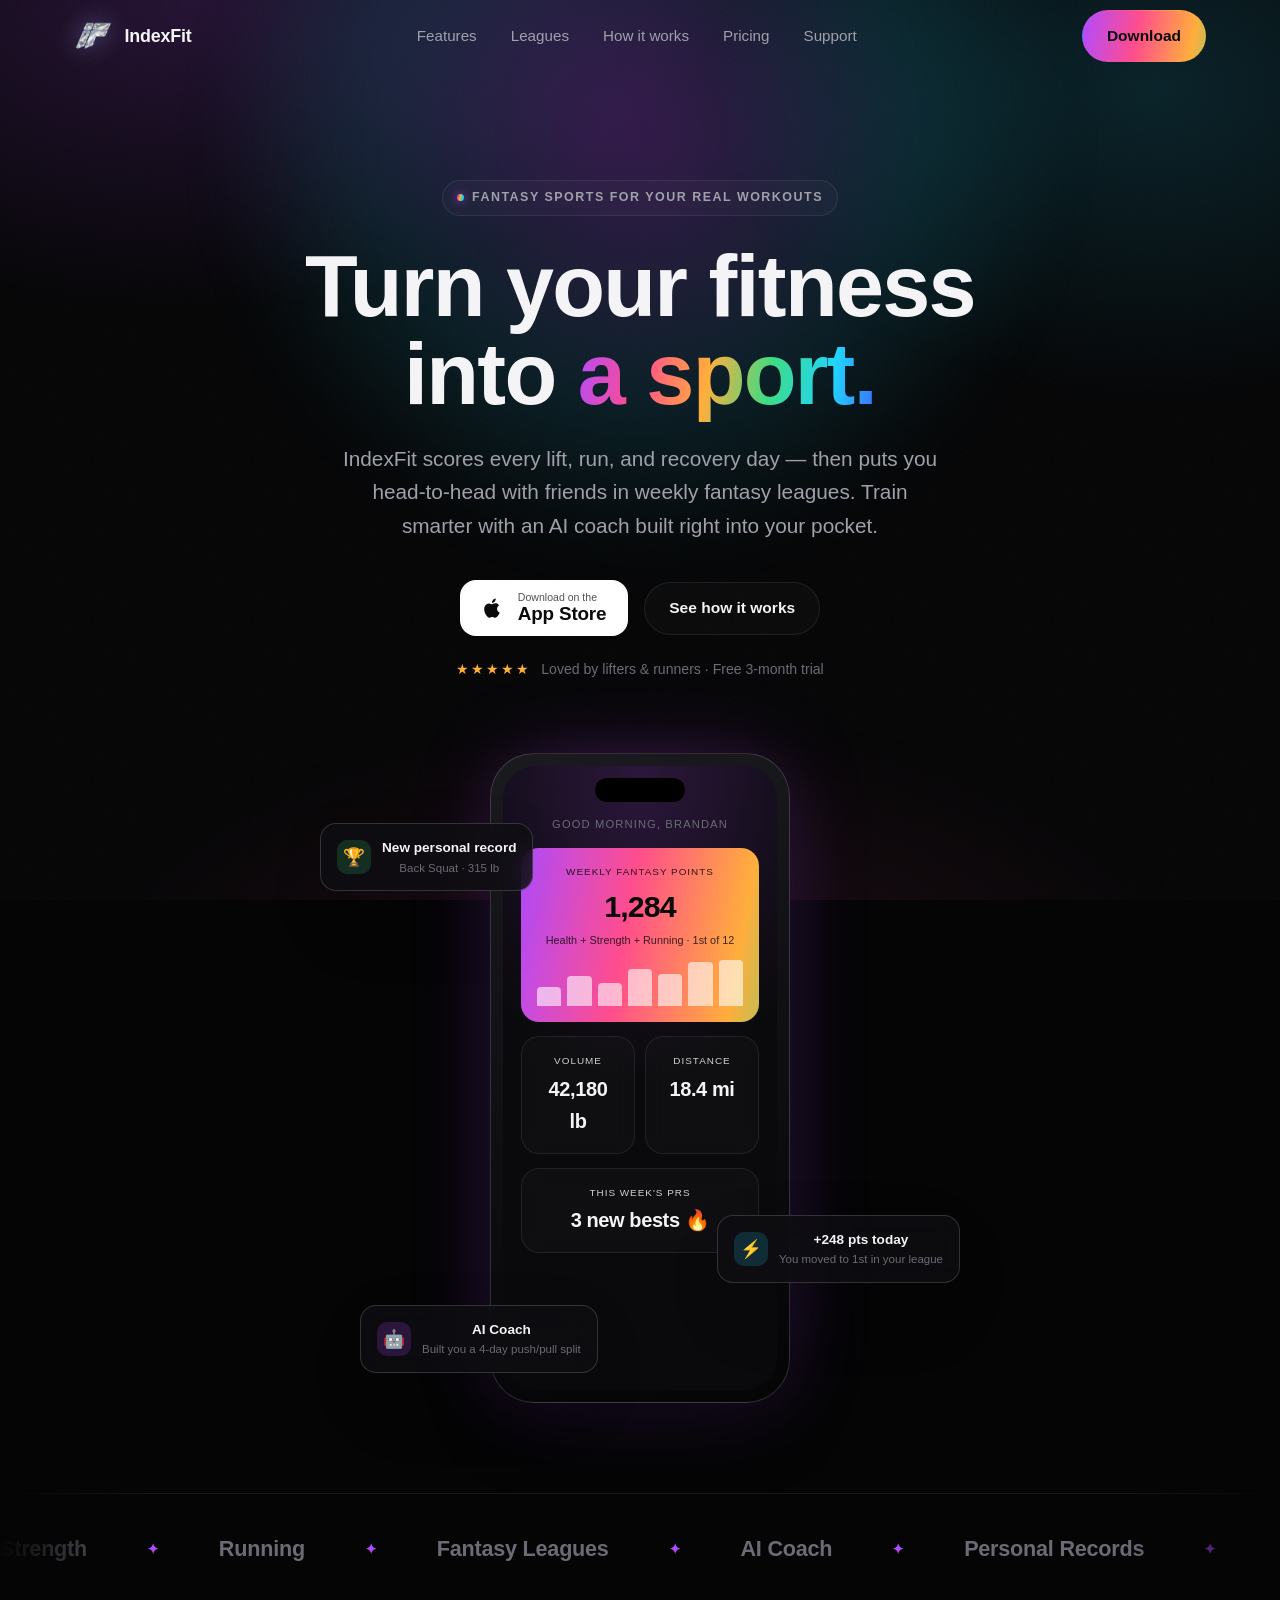
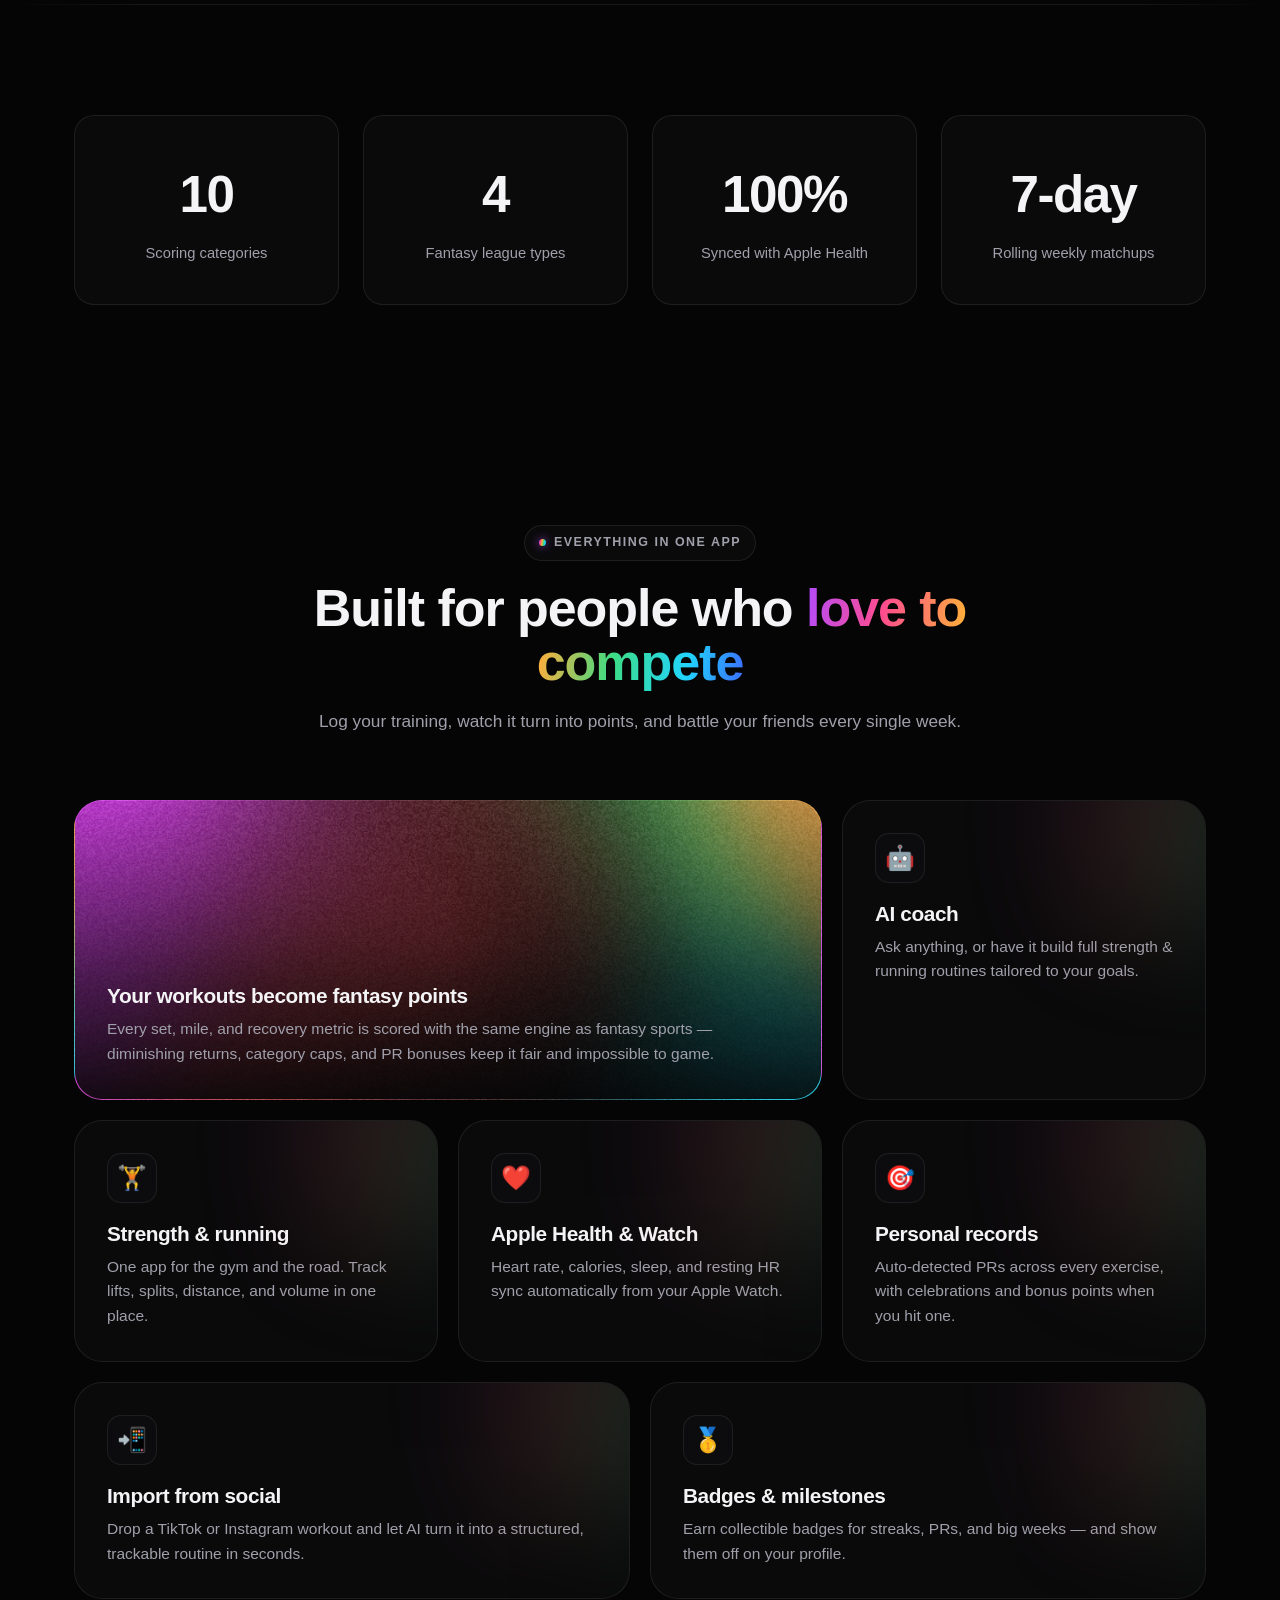
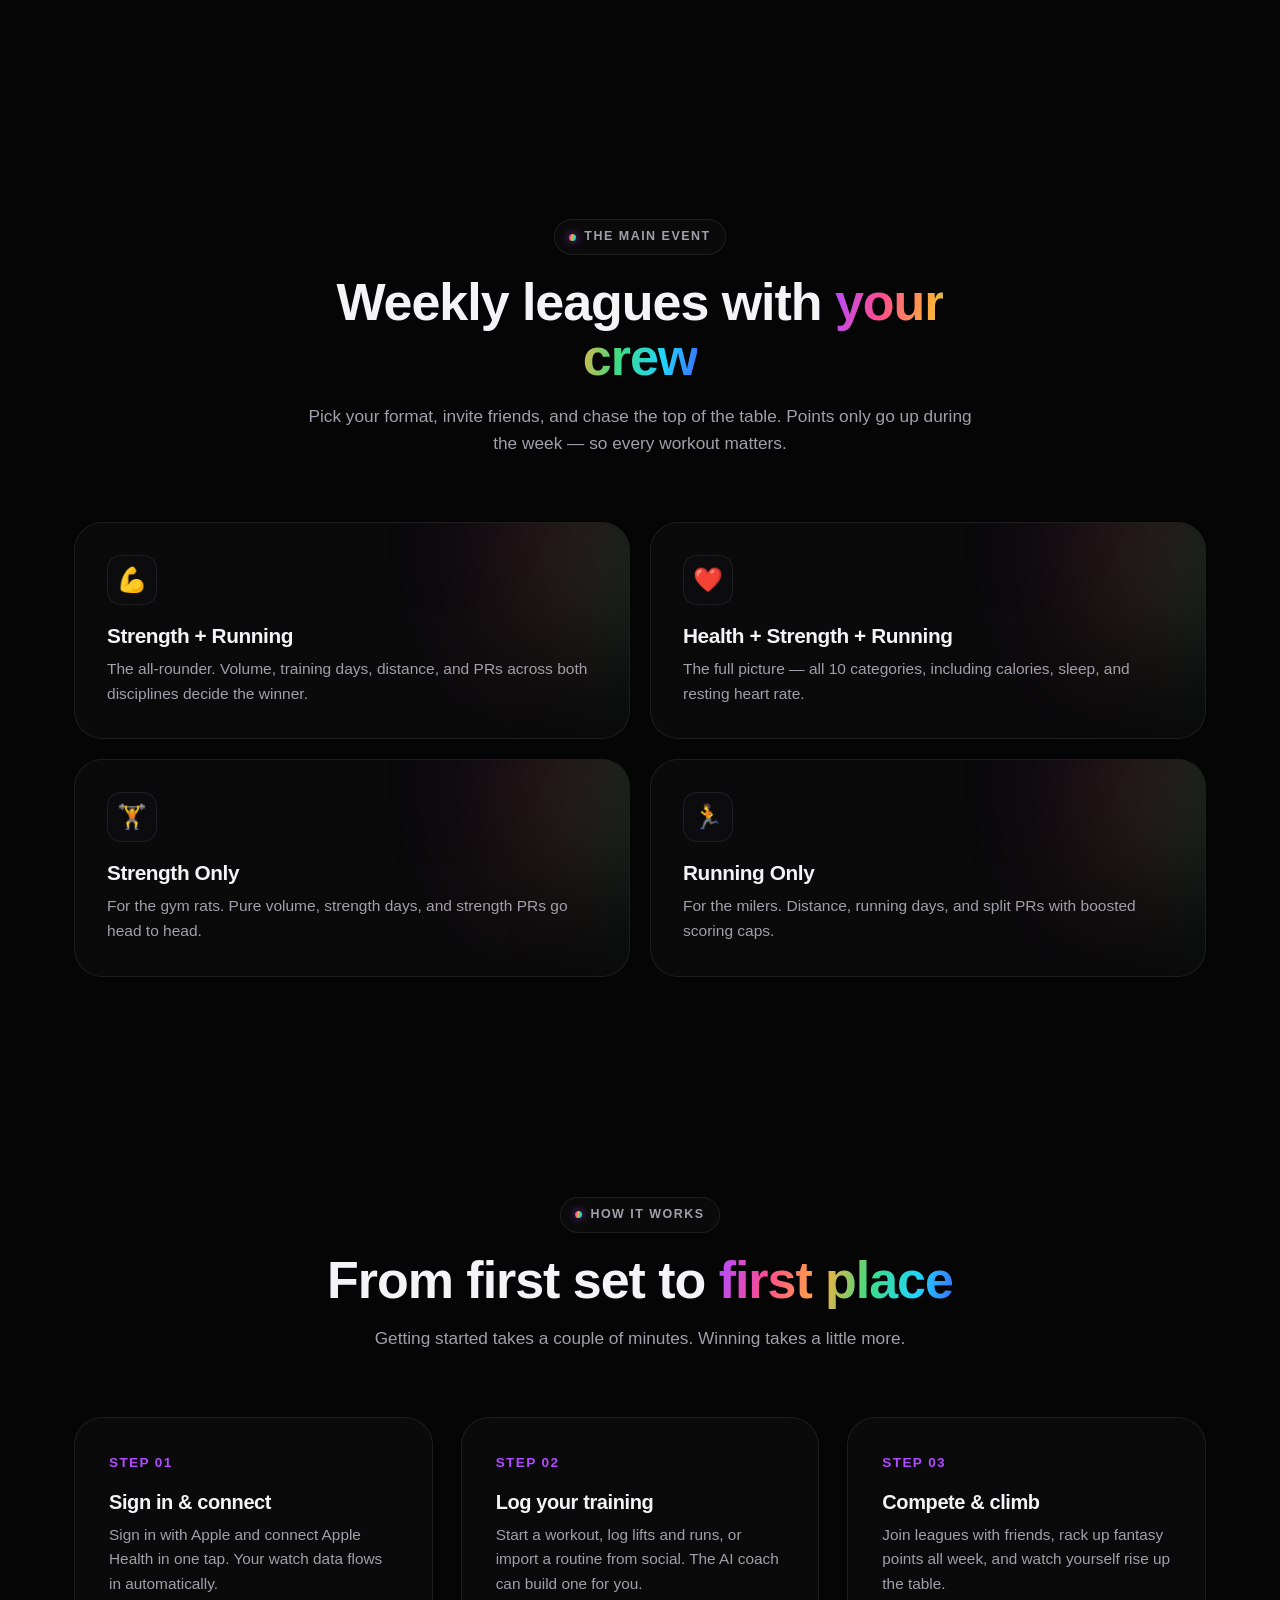
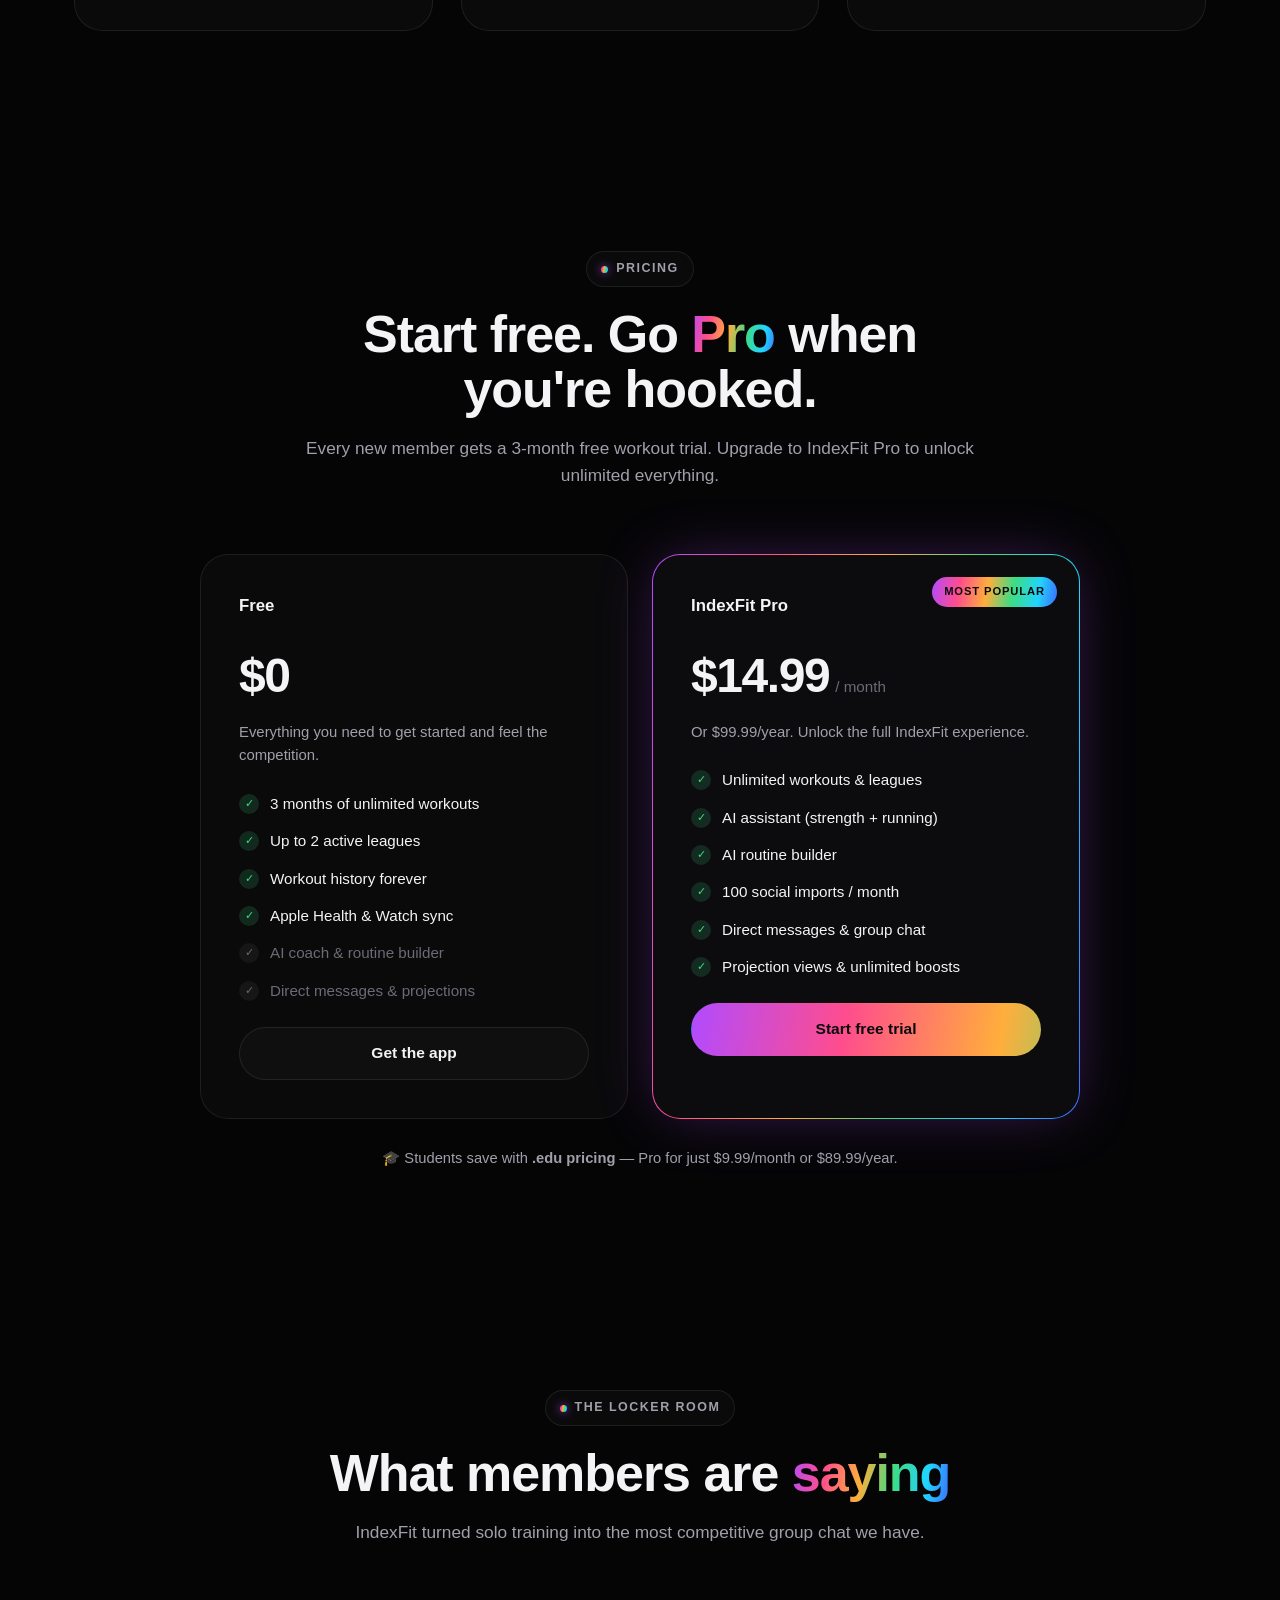
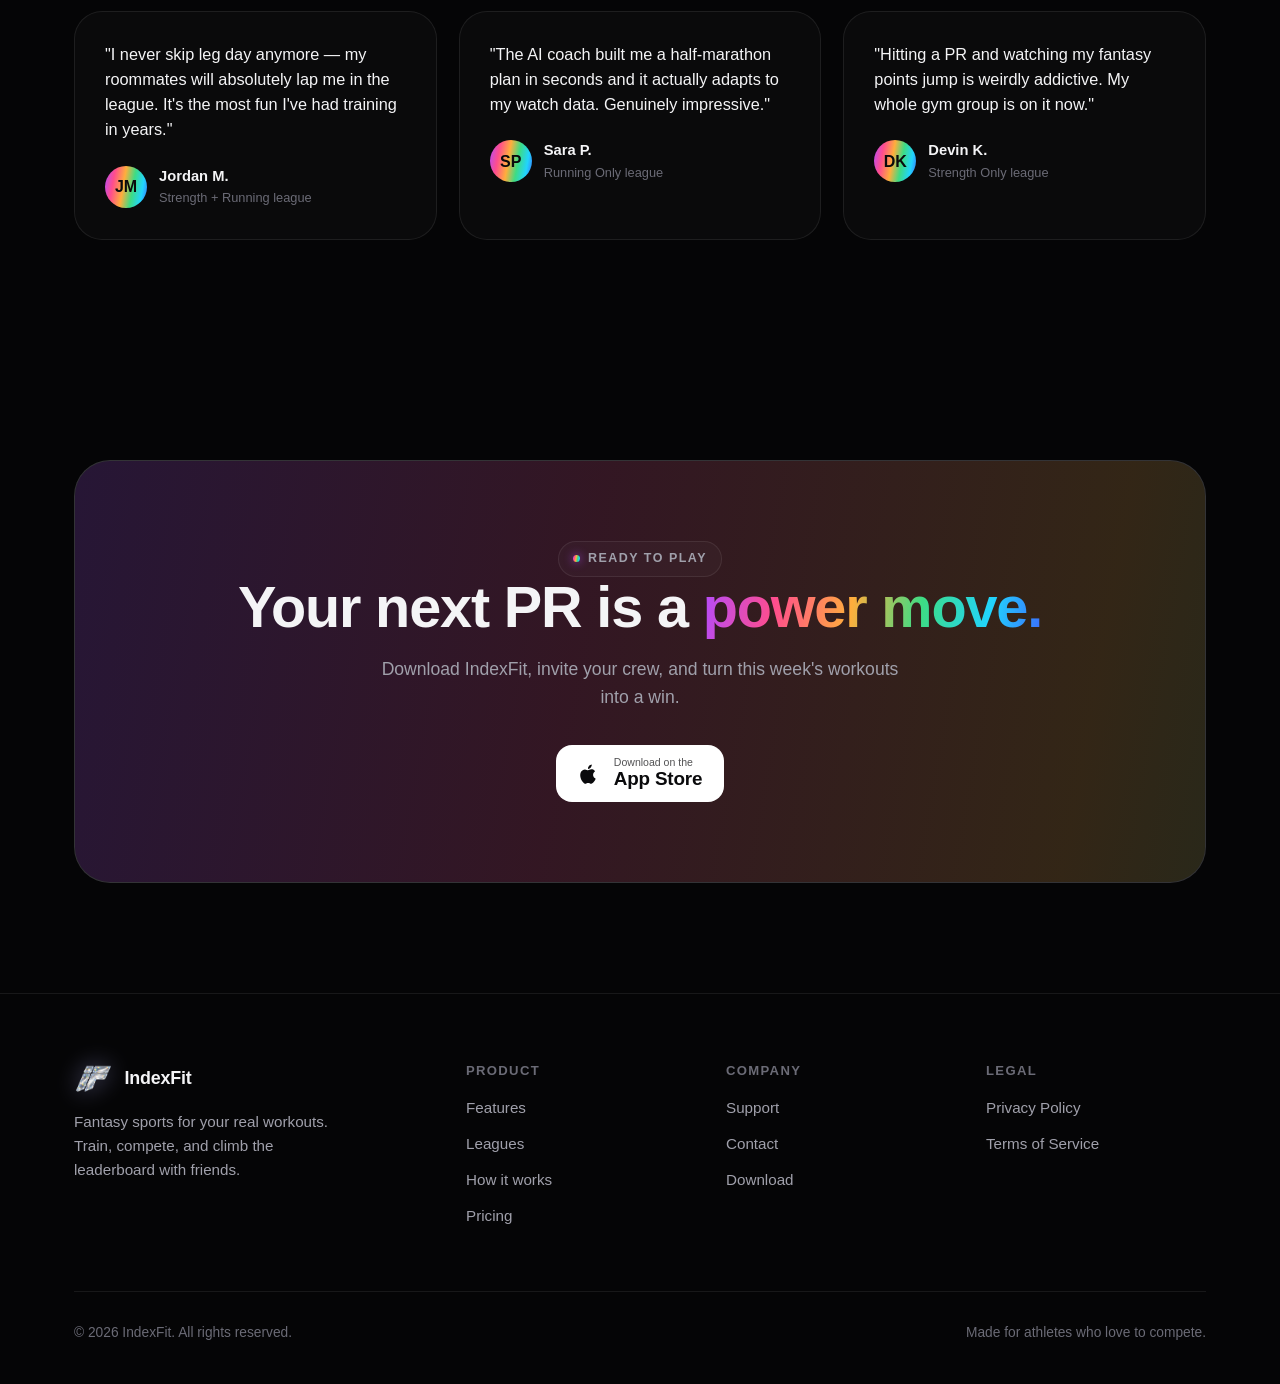
<file: index.html>
<!DOCTYPE html>
<html lang="en">
<head>
  <meta charset="UTF-8" />
  <meta name="viewport" content="width=device-width, initial-scale=1.0" />
  <title>IndexFit — Turn your fitness into a sport</title>
  <meta name="description" content="IndexFit turns your strength training and running into a fantasy sport. Track workouts, earn fantasy points, climb leagues with friends, and train smarter with an AI coach. Syncs with Apple Health and Apple Watch." />
  <meta name="theme-color" content="#050506" />
  <link rel="icon" type="image/png" href="assets/favicon.png" />
  <link rel="apple-touch-icon" href="assets/app-icon.png" />

  <!-- Open Graph -->
  <meta property="og:title" content="IndexFit — Turn your fitness into a sport" />
  <meta property="og:description" content="Track workouts, earn fantasy points, and compete in leagues with friends. Powered by an AI coach and Apple Health." />
  <meta property="og:type" content="website" />
  <meta property="og:image" content="assets/app-icon.png" />

  <link rel="stylesheet" href="styles.css" />
</head>
<body>

  <!-- ============ NAV ============ -->
  <header class="nav" id="nav">
    <div class="container nav-inner">
      <a href="index.html" class="brand">
        <img src="assets/logo.png" alt="IndexFit logo" />
        <span>IndexFit</span>
      </a>
      <nav class="nav-links" id="navLinks">
        <a href="#features">Features</a>
        <a href="#leagues">Leagues</a>
        <a href="#how">How it works</a>
        <a href="#pricing">Pricing</a>
        <a href="/support">Support</a>
      </nav>
      <div class="nav-cta">
        <a href="#download" class="btn btn-prism">Download</a>
        <button class="nav-toggle" id="navToggle" aria-label="Toggle menu">
          <span></span><span></span><span></span>
        </button>
      </div>
    </div>
  </header>

  <!-- ============ HERO ============ -->
  <section class="hero">
    <div class="hero-glow"></div>
    <div class="container">
      <span class="eyebrow reveal"><span class="dot"></span> Fantasy sports for your real workouts</span>
      <h1 class="reveal">Turn your fitness into <span class="prism-text">a sport.</span></h1>
      <p class="lead reveal">
        IndexFit scores every lift, run, and recovery day — then puts you head-to-head
        with friends in weekly fantasy leagues. Train smarter with an AI coach built
        right into your pocket.
      </p>
      <div class="hero-actions reveal">
        <a href="#download" class="appstore-btn">
          <svg viewBox="0 0 24 24" fill="currentColor" aria-hidden="true">
            <path d="M16.36 12.71c-.02-2.05 1.68-3.03 1.75-3.08-.95-1.4-2.43-1.59-2.96-1.61-1.26-.13-2.46.74-3.1.74-.64 0-1.62-.72-2.67-.7-1.37.02-2.64.8-3.35 2.03-1.43 2.48-.37 6.15 1.02 8.16.68.98 1.49 2.08 2.55 2.04 1.03-.04 1.42-.66 2.66-.66 1.24 0 1.59.66 2.67.64 1.1-.02 1.8-1 2.47-1.99.78-1.14 1.1-2.25 1.12-2.31-.02-.01-2.15-.82-2.17-3.26zM14.4 6.49c.56-.68.94-1.62.84-2.56-.81.03-1.79.54-2.37 1.22-.52.6-.97 1.56-.85 2.48.9.07 1.82-.46 2.38-1.14z"/>
          </svg>
          <span class="as-label">
            <span class="as-small">Download on the</span>
            <span class="as-big">App Store</span>
          </span>
        </a>
        <a href="#how" class="btn btn-ghost">See how it works</a>
      </div>
      <div class="hero-sub reveal">
        <span class="stars">★★★★★</span>
        <span>Loved by lifters &amp; runners · Free 3-month trial</span>
      </div>

      <!-- Showcase -->
      <div class="hero-showcase reveal">
        <div class="float-card float-1">
          <div class="fc-icon" style="background:rgba(61,220,132,.16)">🏆</div>
          <div>
            <div class="fc-title">New personal record</div>
            <div class="fc-sub">Back Squat · 315 lb</div>
          </div>
        </div>

        <div class="float-card float-2">
          <div class="fc-icon" style="background:rgba(33,212,253,.16)">⚡️</div>
          <div>
            <div class="fc-title">+248 pts today</div>
            <div class="fc-sub">You moved to 1st in your league</div>
          </div>
        </div>

        <div class="float-card float-3">
          <div class="fc-icon" style="background:rgba(177,75,255,.18)">🤖</div>
          <div>
            <div class="fc-title">AI Coach</div>
            <div class="fc-sub">Built you a 4-day push/pull split</div>
          </div>
        </div>

        <div class="phone">
          <div class="phone-screen">
            <div class="phone-notch"></div>
            <div class="mock">
              <div class="mock-greeting">Good morning, Brandan</div>
              <div class="mock-card prism-card">
                <div class="mc-label">Weekly fantasy points</div>
                <div class="mc-points">1,284</div>
                <div class="mc-sub">Health + Strength + Running · 1st of 12</div>
                <div class="mock-bars">
                  <span style="height:40%"></span>
                  <span style="height:65%"></span>
                  <span style="height:50%"></span>
                  <span style="height:80%"></span>
                  <span style="height:70%"></span>
                  <span style="height:95%"></span>
                  <span style="height:100%"></span>
                </div>
              </div>
              <div class="mock-row">
                <div class="mock-card">
                  <div class="mc-label">Volume</div>
                  <div class="mc-stat">42,180 lb</div>
                </div>
                <div class="mock-card">
                  <div class="mc-label">Distance</div>
                  <div class="mc-stat">18.4 mi</div>
                </div>
              </div>
              <div class="mock-card">
                <div class="mc-label">This week's PRs</div>
                <div class="mc-stat">3 new bests 🔥</div>
              </div>
            </div>
          </div>
        </div>
      </div>
    </div>
  </section>

  <!-- ============ MARQUEE ============ -->
  <div class="marquee">
    <div class="marquee-track">
      <span>Strength</span><span>Running</span><span>Fantasy Leagues</span>
      <span>AI Coach</span><span>Personal Records</span><span>Apple Health</span>
      <span>Apple Watch</span><span>Groups</span>
      <span>Strength</span><span>Running</span><span>Fantasy Leagues</span>
      <span>AI Coach</span><span>Personal Records</span><span>Apple Health</span>
      <span>Apple Watch</span><span>Groups</span>
    </div>
  </div>

  <!-- ============ STATS ============ -->
  <section>
    <div class="container">
      <div class="stats-grid">
        <div class="stat reveal">
          <div class="num" data-count="10" data-suffix="">10</div>
          <div class="label">Scoring categories</div>
        </div>
        <div class="stat reveal">
          <div class="num" data-count="4" data-suffix="">4</div>
          <div class="label">Fantasy league types</div>
        </div>
        <div class="stat reveal">
          <div class="num" data-count="100" data-suffix="%">100%</div>
          <div class="label">Synced with Apple Health</div>
        </div>
        <div class="stat reveal">
          <div class="num" data-count="7" data-suffix="-day">7-day</div>
          <div class="label">Rolling weekly matchups</div>
        </div>
      </div>
    </div>
  </section>

  <!-- ============ FEATURES (bento) ============ -->
  <section id="features">
    <div class="container">
      <div class="section-head reveal">
        <span class="eyebrow"><span class="dot"></span> Everything in one app</span>
        <h2>Built for people who <span class="prism-text">love to compete</span></h2>
        <p>Log your training, watch it turn into points, and battle your friends every single week.</p>
      </div>

      <div class="bento">
        <div class="feature col-4 feature-hero reveal" style="background-image:url('assets/mesh-1.png')">
          <h3>Your workouts become fantasy points</h3>
          <p>Every set, mile, and recovery metric is scored with the same engine as fantasy sports — diminishing returns, category caps, and PR bonuses keep it fair and impossible to game.</p>
        </div>

        <div class="feature col-2 reveal">
          <div class="f-icon">🤖</div>
          <h3>AI coach</h3>
          <p>Ask anything, or have it build full strength &amp; running routines tailored to your goals.</p>
        </div>

        <div class="feature col-2 reveal">
          <div class="f-icon">🏋️</div>
          <h3>Strength &amp; running</h3>
          <p>One app for the gym and the road. Track lifts, splits, distance, and volume in one place.</p>
        </div>

        <div class="feature col-2 reveal">
          <div class="f-icon">❤️</div>
          <h3>Apple Health &amp; Watch</h3>
          <p>Heart rate, calories, sleep, and resting HR sync automatically from your Apple Watch.</p>
        </div>

        <div class="feature col-2 reveal">
          <div class="f-icon">🎯</div>
          <h3>Personal records</h3>
          <p>Auto-detected PRs across every exercise, with celebrations and bonus points when you hit one.</p>
        </div>

        <div class="feature col-3 reveal">
          <div class="f-icon">📲</div>
          <h3>Import from social</h3>
          <p>Drop a TikTok or Instagram workout and let AI turn it into a structured, trackable routine in seconds.</p>
        </div>

        <div class="feature col-3 reveal">
          <div class="f-icon">🥇</div>
          <h3>Badges &amp; milestones</h3>
          <p>Earn collectible badges for streaks, PRs, and big weeks — and show them off on your profile.</p>
        </div>
      </div>
    </div>
  </section>

  <!-- ============ LEAGUES ============ -->
  <section id="leagues">
    <div class="container">
      <div class="section-head reveal">
        <span class="eyebrow"><span class="dot"></span> The main event</span>
        <h2>Weekly leagues with <span class="prism-text">your crew</span></h2>
        <p>Pick your format, invite friends, and chase the top of the table. Points only go up during the week — so every workout matters.</p>
      </div>

      <div class="bento">
        <div class="feature col-3 reveal">
          <div class="f-icon">💪</div>
          <h3>Strength + Running</h3>
          <p>The all-rounder. Volume, training days, distance, and PRs across both disciplines decide the winner.</p>
        </div>
        <div class="feature col-3 reveal">
          <div class="f-icon">❤️</div>
          <h3>Health + Strength + Running</h3>
          <p>The full picture — all 10 categories, including calories, sleep, and resting heart rate.</p>
        </div>
        <div class="feature col-3 reveal">
          <div class="f-icon">🏋️</div>
          <h3>Strength Only</h3>
          <p>For the gym rats. Pure volume, strength days, and strength PRs go head to head.</p>
        </div>
        <div class="feature col-3 reveal">
          <div class="f-icon">🏃</div>
          <h3>Running Only</h3>
          <p>For the milers. Distance, running days, and split PRs with boosted scoring caps.</p>
        </div>
      </div>
    </div>
  </section>

  <!-- ============ HOW IT WORKS ============ -->
  <section id="how">
    <div class="container">
      <div class="section-head reveal">
        <span class="eyebrow"><span class="dot"></span> How it works</span>
        <h2>From first set to <span class="prism-text">first place</span></h2>
        <p>Getting started takes a couple of minutes. Winning takes a little more.</p>
      </div>

      <div class="steps">
        <div class="step reveal">
          <div class="s-num">STEP 01</div>
          <h3>Sign in &amp; connect</h3>
          <p>Sign in with Apple and connect Apple Health in one tap. Your watch data flows in automatically.</p>
        </div>
        <div class="step reveal">
          <div class="s-num">STEP 02</div>
          <h3>Log your training</h3>
          <p>Start a workout, log lifts and runs, or import a routine from social. The AI coach can build one for you.</p>
        </div>
        <div class="step reveal">
          <div class="s-num">STEP 03</div>
          <h3>Compete &amp; climb</h3>
          <p>Join leagues with friends, rack up fantasy points all week, and watch yourself rise up the table.</p>
        </div>
      </div>
    </div>
  </section>

  <!-- ============ PRICING ============ -->
  <section id="pricing">
    <div class="container">
      <div class="section-head reveal">
        <span class="eyebrow"><span class="dot"></span> Pricing</span>
        <h2>Start free. Go <span class="prism-text">Pro</span> when you're hooked.</h2>
        <p>Every new member gets a 3-month free workout trial. Upgrade to IndexFit Pro to unlock unlimited everything.</p>
      </div>

      <div class="pricing-grid">
        <div class="price-card reveal">
          <div class="tier">Free</div>
          <div class="price-tag">
            <span class="amount">$0</span>
          </div>
          <p class="tier-desc">Everything you need to get started and feel the competition.</p>
          <ul class="feat-list">
            <li><span class="check">✓</span> 3 months of unlimited workouts</li>
            <li><span class="check">✓</span> Up to 2 active leagues</li>
            <li><span class="check">✓</span> Workout history forever</li>
            <li><span class="check">✓</span> Apple Health &amp; Watch sync</li>
            <li class="muted"><span class="check">✓</span> AI coach &amp; routine builder</li>
            <li class="muted"><span class="check">✓</span> Direct messages &amp; projections</li>
          </ul>
          <a href="#download" class="btn btn-ghost" style="width:100%">Get the app</a>
        </div>

        <div class="price-card featured reveal">
          <span class="price-badge">Most popular</span>
          <div class="tier">IndexFit Pro</div>
          <div class="price-tag">
            <span class="amount">$14.99</span>
            <span class="per">/ month</span>
          </div>
          <p class="tier-desc">Or $99.99/year. Unlock the full IndexFit experience.</p>
          <ul class="feat-list">
            <li><span class="check">✓</span> Unlimited workouts &amp; leagues</li>
            <li><span class="check">✓</span> AI assistant (strength + running)</li>
            <li><span class="check">✓</span> AI routine builder</li>
            <li><span class="check">✓</span> 100 social imports / month</li>
            <li><span class="check">✓</span> Direct messages &amp; group chat</li>
            <li><span class="check">✓</span> Projection views &amp; unlimited boosts</li>
          </ul>
          <a href="#download" class="btn btn-prism" style="width:100%">Start free trial</a>
        </div>
      </div>
      <p class="student-note">🎓 Students save with <strong>.edu pricing</strong> — Pro for just $9.99/month or $89.99/year.</p>
    </div>
  </section>

  <!-- ============ TESTIMONIALS ============ -->
  <section>
    <div class="container">
      <div class="section-head reveal">
        <span class="eyebrow"><span class="dot"></span> The locker room</span>
        <h2>What members are <span class="prism-text">saying</span></h2>
        <p>IndexFit turned solo training into the most competitive group chat we have.</p>
      </div>

      <div class="testi-grid">
        <div class="testi reveal">
          <p class="quote">"I never skip leg day anymore — my roommates will absolutely lap me in the league. It's the most fun I've had training in years."</p>
          <div class="who">
            <div class="avatar">JM</div>
            <div>
              <div class="name">Jordan M.</div>
              <div class="role">Strength + Running league</div>
            </div>
          </div>
        </div>
        <div class="testi reveal">
          <p class="quote">"The AI coach built me a half-marathon plan in seconds and it actually adapts to my watch data. Genuinely impressive."</p>
          <div class="who">
            <div class="avatar">SP</div>
            <div>
              <div class="name">Sara P.</div>
              <div class="role">Running Only league</div>
            </div>
          </div>
        </div>
        <div class="testi reveal">
          <p class="quote">"Hitting a PR and watching my fantasy points jump is weirdly addictive. My whole gym group is on it now."</p>
          <div class="who">
            <div class="avatar">DK</div>
            <div>
              <div class="name">Devin K.</div>
              <div class="role">Strength Only league</div>
            </div>
          </div>
        </div>
      </div>
    </div>
  </section>

  <!-- ============ CTA ============ -->
  <section id="download">
    <div class="container">
      <div class="cta-wrap reveal">
        <span class="eyebrow"><span class="dot"></span> Ready to play</span>
        <h2>Your next PR is a <span class="prism-text">power move.</span></h2>
        <p>Download IndexFit, invite your crew, and turn this week's workouts into a win.</p>
        <div class="hero-actions">
          <a href="#" class="appstore-btn">
            <svg viewBox="0 0 24 24" fill="currentColor" aria-hidden="true">
              <path d="M16.36 12.71c-.02-2.05 1.68-3.03 1.75-3.08-.95-1.4-2.43-1.59-2.96-1.61-1.26-.13-2.46.74-3.1.74-.64 0-1.62-.72-2.67-.7-1.37.02-2.64.8-3.35 2.03-1.43 2.48-.37 6.15 1.02 8.16.68.98 1.49 2.08 2.55 2.04 1.03-.04 1.42-.66 2.66-.66 1.24 0 1.59.66 2.67.64 1.1-.02 1.8-1 2.47-1.99.78-1.14 1.1-2.25 1.12-2.31-.02-.01-2.15-.82-2.17-3.26zM14.4 6.49c.56-.68.94-1.62.84-2.56-.81.03-1.79.54-2.37 1.22-.52.6-.97 1.56-.85 2.48.9.07 1.82-.46 2.38-1.14z"/>
            </svg>
            <span class="as-label">
              <span class="as-small">Download on the</span>
              <span class="as-big">App Store</span>
            </span>
          </a>
        </div>
      </div>
    </div>
  </section>

  <!-- ============ FOOTER ============ -->
  <footer class="footer">
    <div class="container">
      <div class="footer-grid">
        <div class="footer-brand">
          <a href="index.html" class="brand">
            <img src="assets/logo.png" alt="IndexFit logo" />
            <span>IndexFit</span>
          </a>
          <p>Fantasy sports for your real workouts. Train, compete, and climb the leaderboard with friends.</p>
        </div>
        <div class="footer-col">
          <h4>Product</h4>
          <a href="#features">Features</a>
          <a href="#leagues">Leagues</a>
          <a href="#how">How it works</a>
          <a href="#pricing">Pricing</a>
        </div>
        <div class="footer-col">
          <h4>Company</h4>
          <a href="/support">Support</a>
          <a href="mailto:contact@indexfit.app">Contact</a>
          <a href="#download">Download</a>
        </div>
        <div class="footer-col">
          <h4>Legal</h4>
          <a href="/privacy">Privacy Policy</a>
          <a href="/termsofservice">Terms of Service</a>
        </div>
      </div>
      <div class="footer-bottom">
        <span>© <span id="year">2026</span> IndexFit. All rights reserved.</span>
        <span>Made for athletes who love to compete.</span>
      </div>
    </div>
  </footer>

  <script src="app.js"></script>
</body>
</html>
</file>
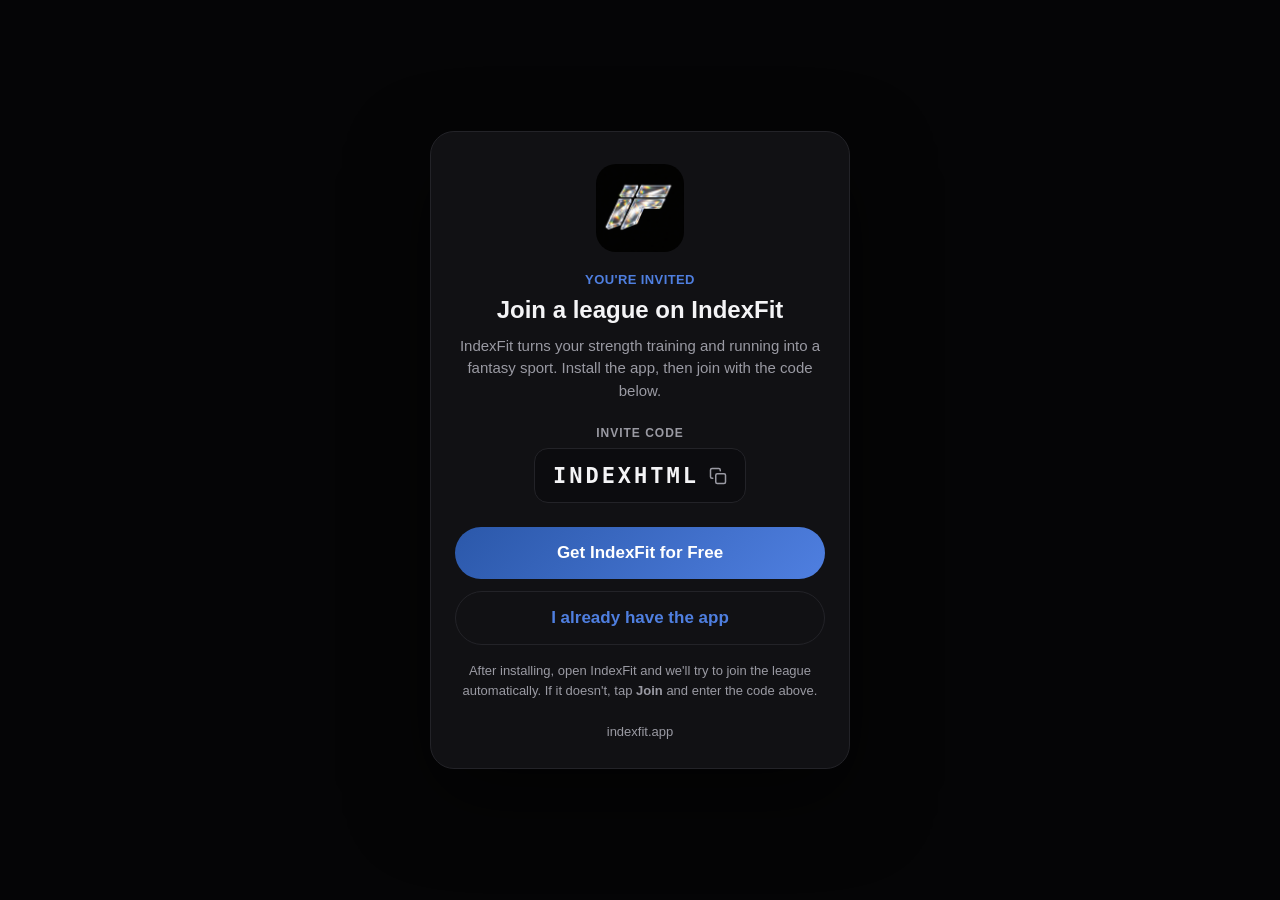
<file: join/index.html>
<!DOCTYPE html>
<html lang="en">
<head>
  <meta charset="UTF-8" />
  <meta name="viewport" content="width=device-width, initial-scale=1.0" />
  <title>Join a league on IndexFit</title>
  <meta name="description" content="You've been invited to a league on IndexFit. Get the app and join the competition." />
  <meta name="theme-color" content="#050506" />
  <link rel="icon" type="image/png" href="/assets/favicon.png" />
  <link rel="apple-touch-icon" href="/assets/app-icon.png" />

  <!-- Open Graph -->
  <meta property="og:title" content="Join my league on IndexFit" />
  <meta property="og:description" content="IndexFit turns your workouts into a fantasy sport. Tap to join my league." />
  <meta property="og:type" content="website" />
  <meta property="og:image" content="https://indexfit.app/assets/app-icon.png" />

  <style>
    :root {
      --bg: #050506;
      --card: #111114;
      --line: #232328;
      --text: #f4f4f6;
      --muted: #9a9aa3;
      --brand: #2b58aa;
      --brand-2: #4f7fe0;
    }
    * { box-sizing: border-box; -webkit-tap-highlight-color: transparent; }
    html, body { margin: 0; padding: 0; }
    body {
      background: var(--bg);
      color: var(--text);
      font-family: -apple-system, BlinkMacSystemFont, "Segoe UI", Roboto, Helvetica, Arial, sans-serif;
      min-height: 100vh;
      display: flex;
      align-items: center;
      justify-content: center;
      padding: 24px;
    }
    .card {
      width: 100%;
      max-width: 420px;
      background: var(--card);
      border: 1px solid var(--line);
      border-radius: 24px;
      padding: 32px 24px 28px;
      text-align: center;
      box-shadow: 0 30px 80px rgba(0,0,0,0.55);
    }
    .icon {
      width: 88px; height: 88px;
      border-radius: 20px;
      margin: 0 auto 20px;
      display: block;
    }
    .eyebrow {
      font-size: 13px; font-weight: 600; letter-spacing: 0.4px;
      color: var(--brand-2);
      text-transform: uppercase;
      margin: 0 0 8px;
    }
    h1 { font-size: 24px; line-height: 1.25; margin: 0 0 10px; font-weight: 800; }
    p.lead { font-size: 15px; line-height: 1.5; color: var(--muted); margin: 0 0 24px; }

    .code-label { font-size: 12px; font-weight: 600; letter-spacing: 1px; color: var(--muted); text-transform: uppercase; margin: 0 0 8px; }
    .code-pill {
      display: inline-flex; align-items: center; gap: 10px;
      background: #0c0c0f;
      border: 1px solid var(--line);
      border-radius: 14px;
      padding: 14px 18px;
      margin: 0 auto 24px;
      cursor: pointer;
      transition: border-color 0.15s ease;
    }
    .code-pill:active { border-color: var(--brand-2); }
    .code-pill .code {
      font-family: "SF Mono", ui-monospace, Menlo, Consolas, monospace;
      font-size: 22px; font-weight: 700; letter-spacing: 3px; color: var(--text);
    }
    .code-pill .copy-ic { width: 18px; height: 18px; color: var(--muted); flex-shrink: 0; }

    .btn {
      display: block; width: 100%;
      padding: 16px;
      border-radius: 30px;
      font-size: 17px; font-weight: 700;
      text-decoration: none;
      border: none;
      cursor: pointer;
      margin-bottom: 12px;
      transition: transform 0.05s ease, opacity 0.15s ease;
    }
    .btn:active { transform: scale(0.985); }
    .btn-primary { background: linear-gradient(135deg, var(--brand) 0%, var(--brand-2) 100%); color: #fff; }
    .btn-secondary { background: transparent; color: var(--brand-2); border: 1.5px solid var(--line); }

    .hint { font-size: 13px; line-height: 1.5; color: var(--muted); margin: 16px 4px 0; }
    .toast {
      position: fixed; left: 50%; bottom: 32px; transform: translateX(-50%) translateY(20px);
      background: #1c1c20; color: #fff; border: 1px solid var(--line);
      padding: 12px 18px; border-radius: 12px; font-size: 14px; font-weight: 600;
      opacity: 0; pointer-events: none; transition: opacity 0.2s ease, transform 0.2s ease;
    }
    .toast.show { opacity: 1; transform: translateX(-50%) translateY(0); }
    .footer { margin-top: 22px; }
    .footer a { color: var(--muted); font-size: 13px; text-decoration: none; }
  </style>
</head>
<body>
  <main class="card">
    <img src="[data-uri]" alt="IndexFit" class="icon" />
    <p class="eyebrow">You're invited</p>
    <h1 id="title">Join a league on IndexFit</h1>
    <p class="lead">IndexFit turns your strength training and running into a fantasy sport. Install the app, then join with the code below.</p>

    <p class="code-label" id="codeLabel">Invite code</p>
    <div class="code-pill" id="codePill" role="button" aria-label="Copy invite code">
      <span class="code" id="codeText"></span>
      <svg class="copy-ic" viewBox="0 0 24 24" fill="none" stroke="currentColor" stroke-width="2" stroke-linecap="round" stroke-linejoin="round" aria-hidden="true">
        <rect x="9" y="9" width="13" height="13" rx="2" ry="2"></rect>
        <path d="M5 15H4a2 2 0 0 1-2-2V4a2 2 0 0 1 2-2h9a2 2 0 0 1 2 2v1"></path>
      </svg>
    </div>

    <a href="#" class="btn btn-primary" id="getAppBtn">Get IndexFit for Free</a>
    <a href="#" class="btn btn-secondary" id="openAppBtn">I already have the app</a>

    <p class="hint">After installing, open IndexFit and we'll try to join the league automatically. If it doesn't, tap <b>Join</b> and enter the code above.</p>

    <div class="footer">
      <a href="/">indexfit.app</a>
    </div>
  </main>

  <div class="toast" id="toast">Code copied</div>

  <script>
    (function () {
      "use strict";

      var APP_STORE_URL = "https://apps.apple.com/us/app/indexfit/id6777835996";

      // Read code from ?code=XXXX or from a /join/XXXX path.
      function readCode() {
        var params = new URLSearchParams(window.location.search);
        var c = params.get("code");
        if (!c) {
          var parts = window.location.pathname.split("/").filter(Boolean);
          // ["join", "CODE"]
          if (parts.length >= 2 && parts[0].toLowerCase() === "join") c = parts[1];
        }
        if (!c) return "";
        // Codes are 10 hex chars; keep it tidy and safe.
        return c.replace(/[^0-9a-zA-Z]/g, "").toUpperCase().slice(0, 16);
      }

      var CODE = readCode();
      // The exact string the app looks for on the clipboard (deferred deep link).
      var INVITE_LINK = "https://indexfit.app/join?code=" + encodeURIComponent(CODE);
      var APP_SCHEME = "indexfit://join?code=" + encodeURIComponent(CODE);

      var codeText = document.getElementById("codeText");
      var title = document.getElementById("title");
      if (CODE) {
        codeText.textContent = CODE;
      } else {
        // No code in the URL, so just promote the app instead of showing an empty code.
        document.getElementById("codeLabel").style.display = "none";
        document.getElementById("codePill").style.display = "none";
        title.textContent = "Get IndexFit";
        document.querySelector(".lead").textContent =
          "IndexFit turns your strength training and running into a fantasy sport.";
      }

      function copyText(text) {
        if (navigator.clipboard && navigator.clipboard.writeText) {
          return navigator.clipboard.writeText(text);
        }
        // Fallback for older Safari.
        return new Promise(function (resolve, reject) {
          try {
            var ta = document.createElement("textarea");
            ta.value = text;
            ta.style.position = "fixed";
            ta.style.opacity = "0";
            document.body.appendChild(ta);
            ta.focus();
            ta.select();
            document.execCommand("copy");
            document.body.removeChild(ta);
            resolve();
          } catch (e) { reject(e); }
        });
      }

      var toast = document.getElementById("toast");
      var toastTimer = null;
      function showToast(msg) {
        toast.textContent = msg;
        toast.classList.add("show");
        if (toastTimer) clearTimeout(toastTimer);
        toastTimer = setTimeout(function () { toast.classList.remove("show"); }, 1600);
      }

      // Tapping the pill copies the bare code.
      document.getElementById("codePill").addEventListener("click", function () {
        if (!CODE) return;
        copyText(CODE).then(function () { showToast("Code copied"); }).catch(function () {});
      });

      // Primary: stash the invite link on the clipboard (so a fresh install can
      // auto-join), then send the user to the App Store.
      document.getElementById("getAppBtn").addEventListener("click", function (e) {
        e.preventDefault();
        var go = function () { window.location.href = APP_STORE_URL; };
        if (CODE) {
          copyText(INVITE_LINK).then(go).catch(go);
        } else {
          go();
        }
      });

      // Secondary: deep-link straight into an already-installed app.
      document.getElementById("openAppBtn").addEventListener("click", function (e) {
        e.preventDefault();
        if (CODE) {
          window.location.href = APP_SCHEME;
        } else {
          window.location.href = APP_STORE_URL;
        }
      });
    })();
  </script>
</body>
</html>
</file>
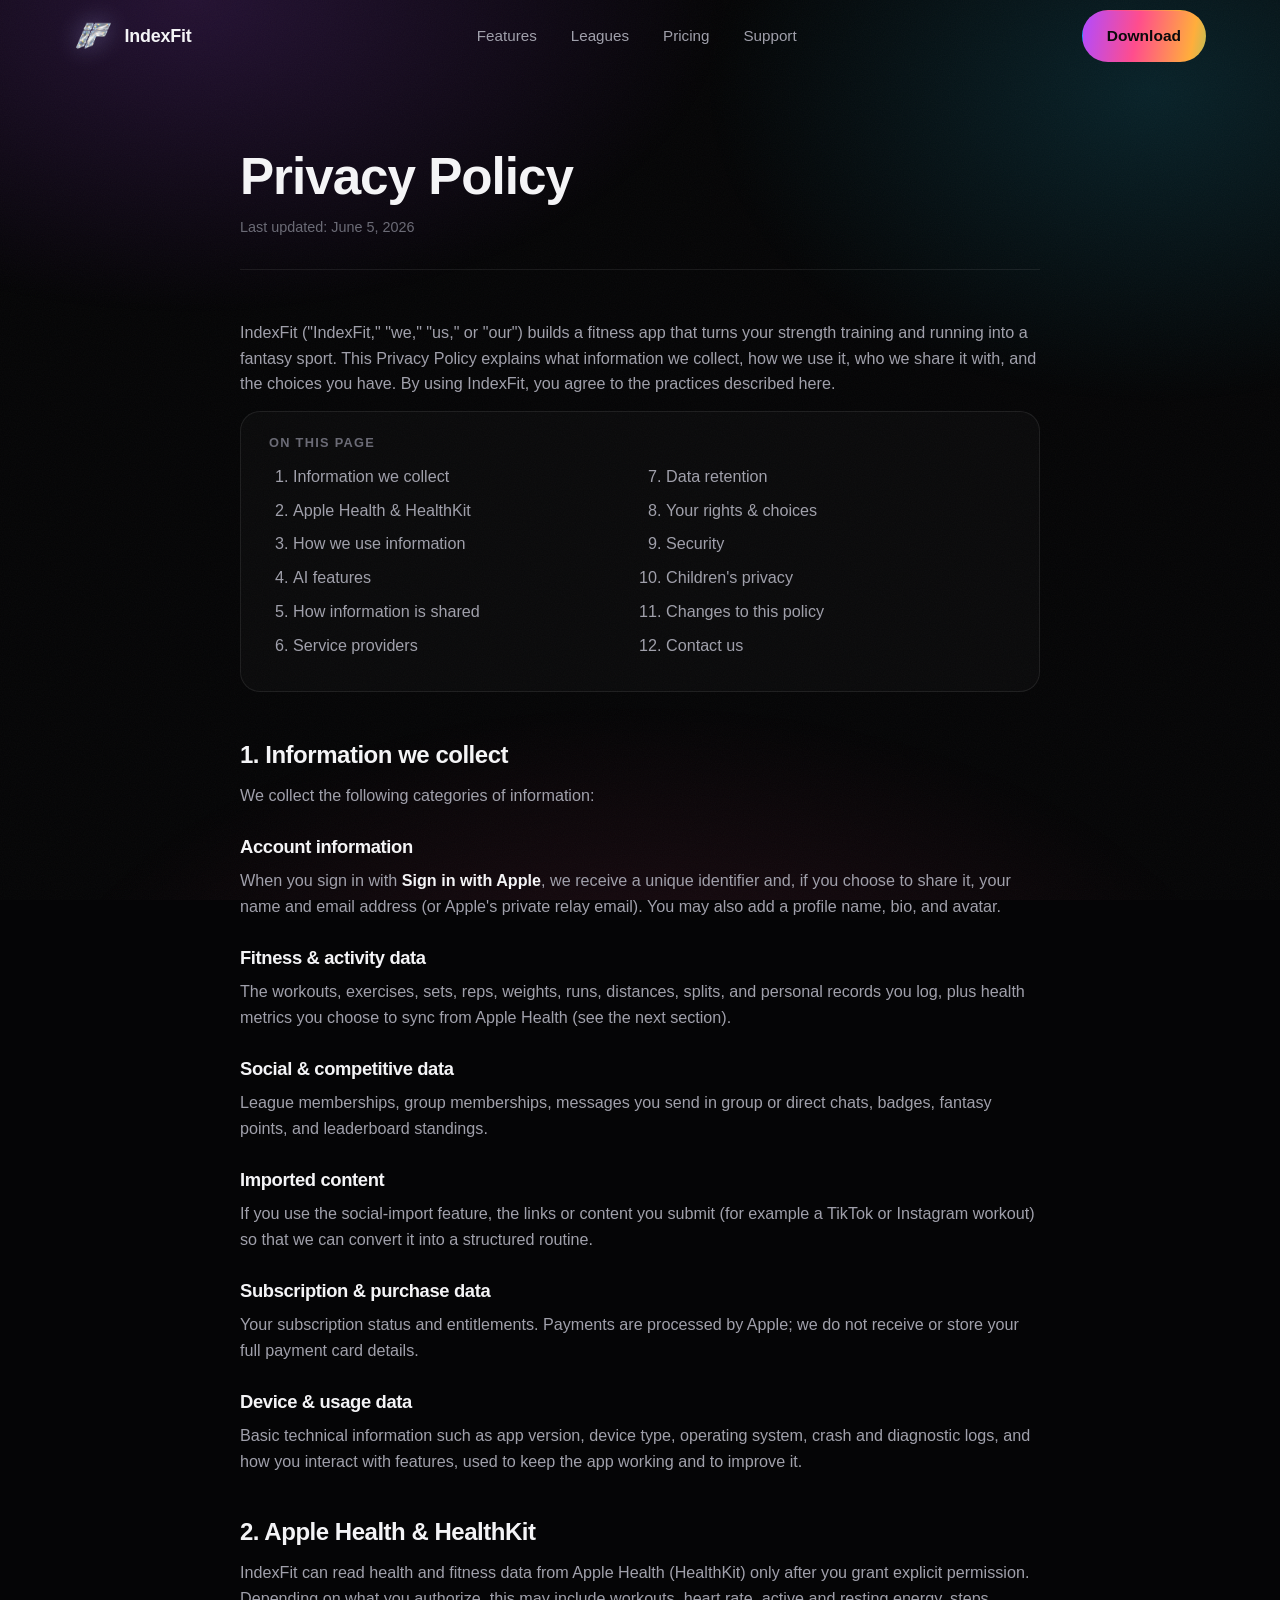
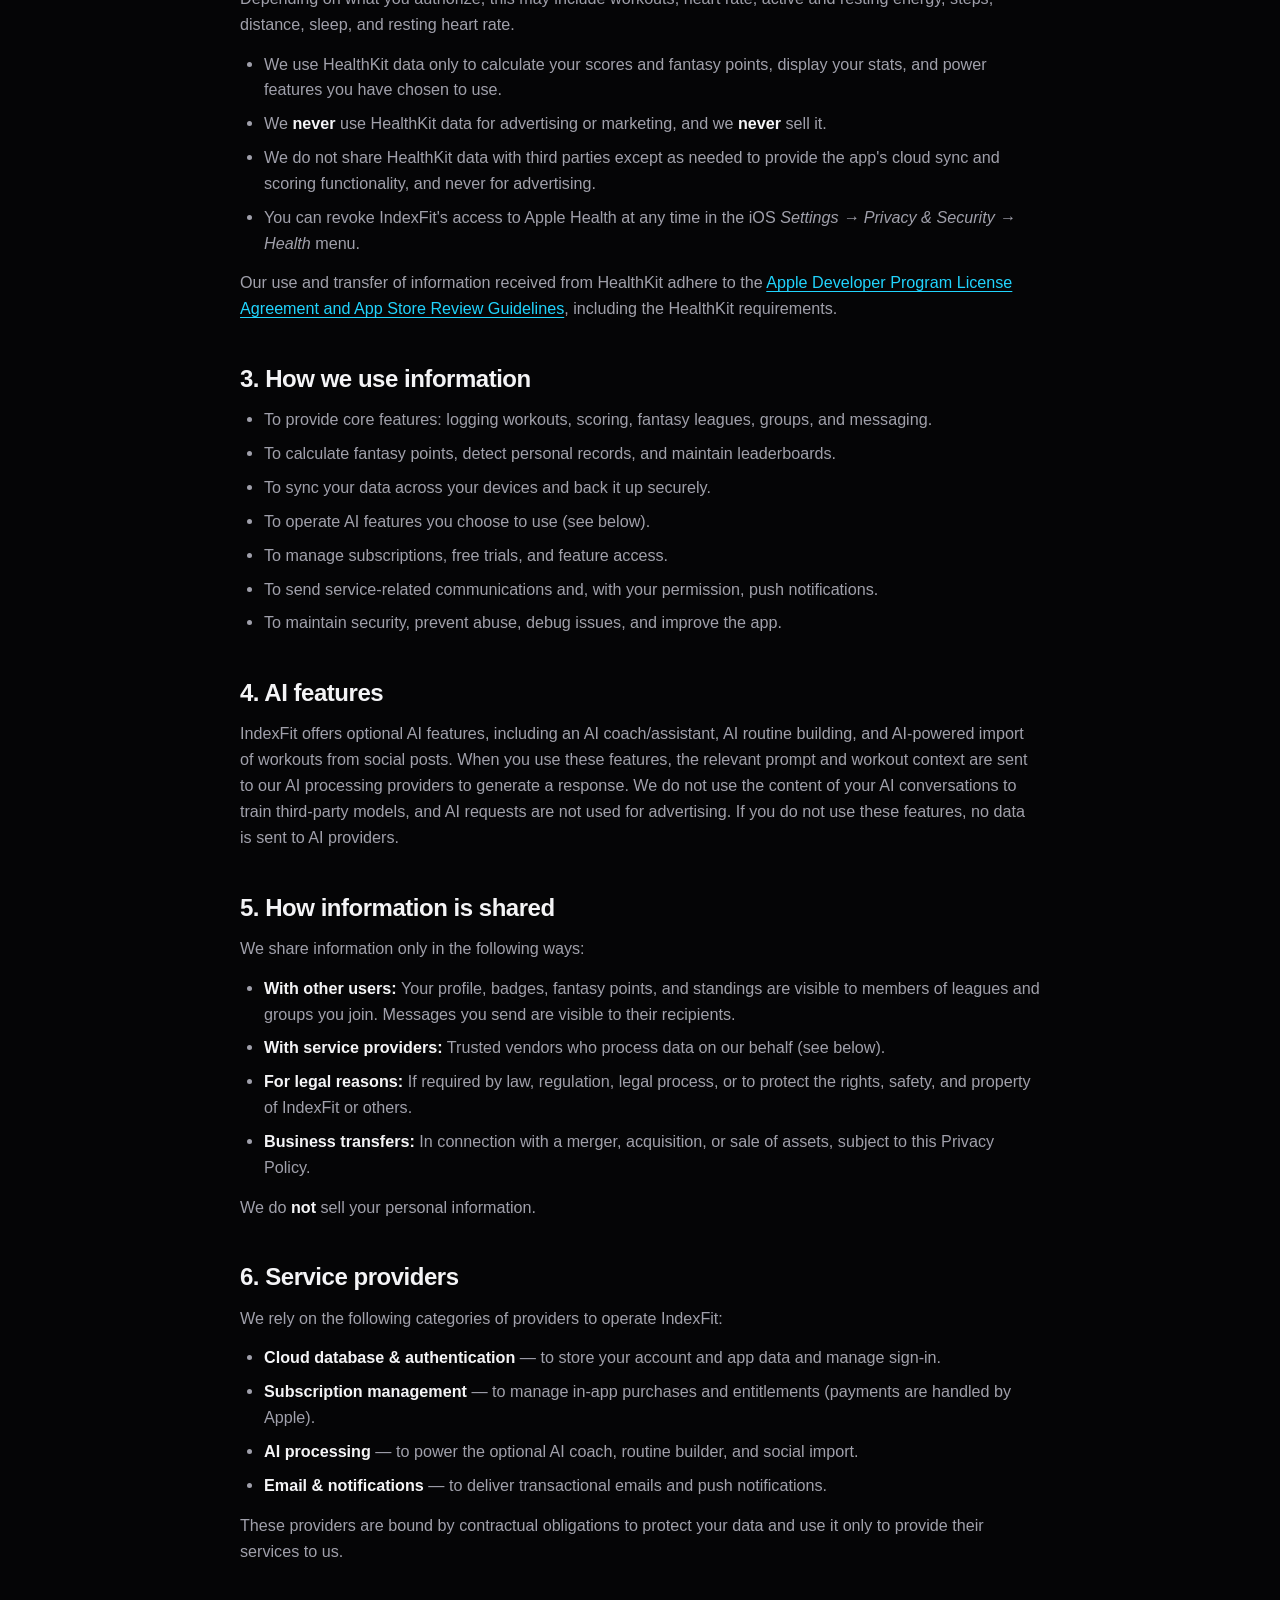
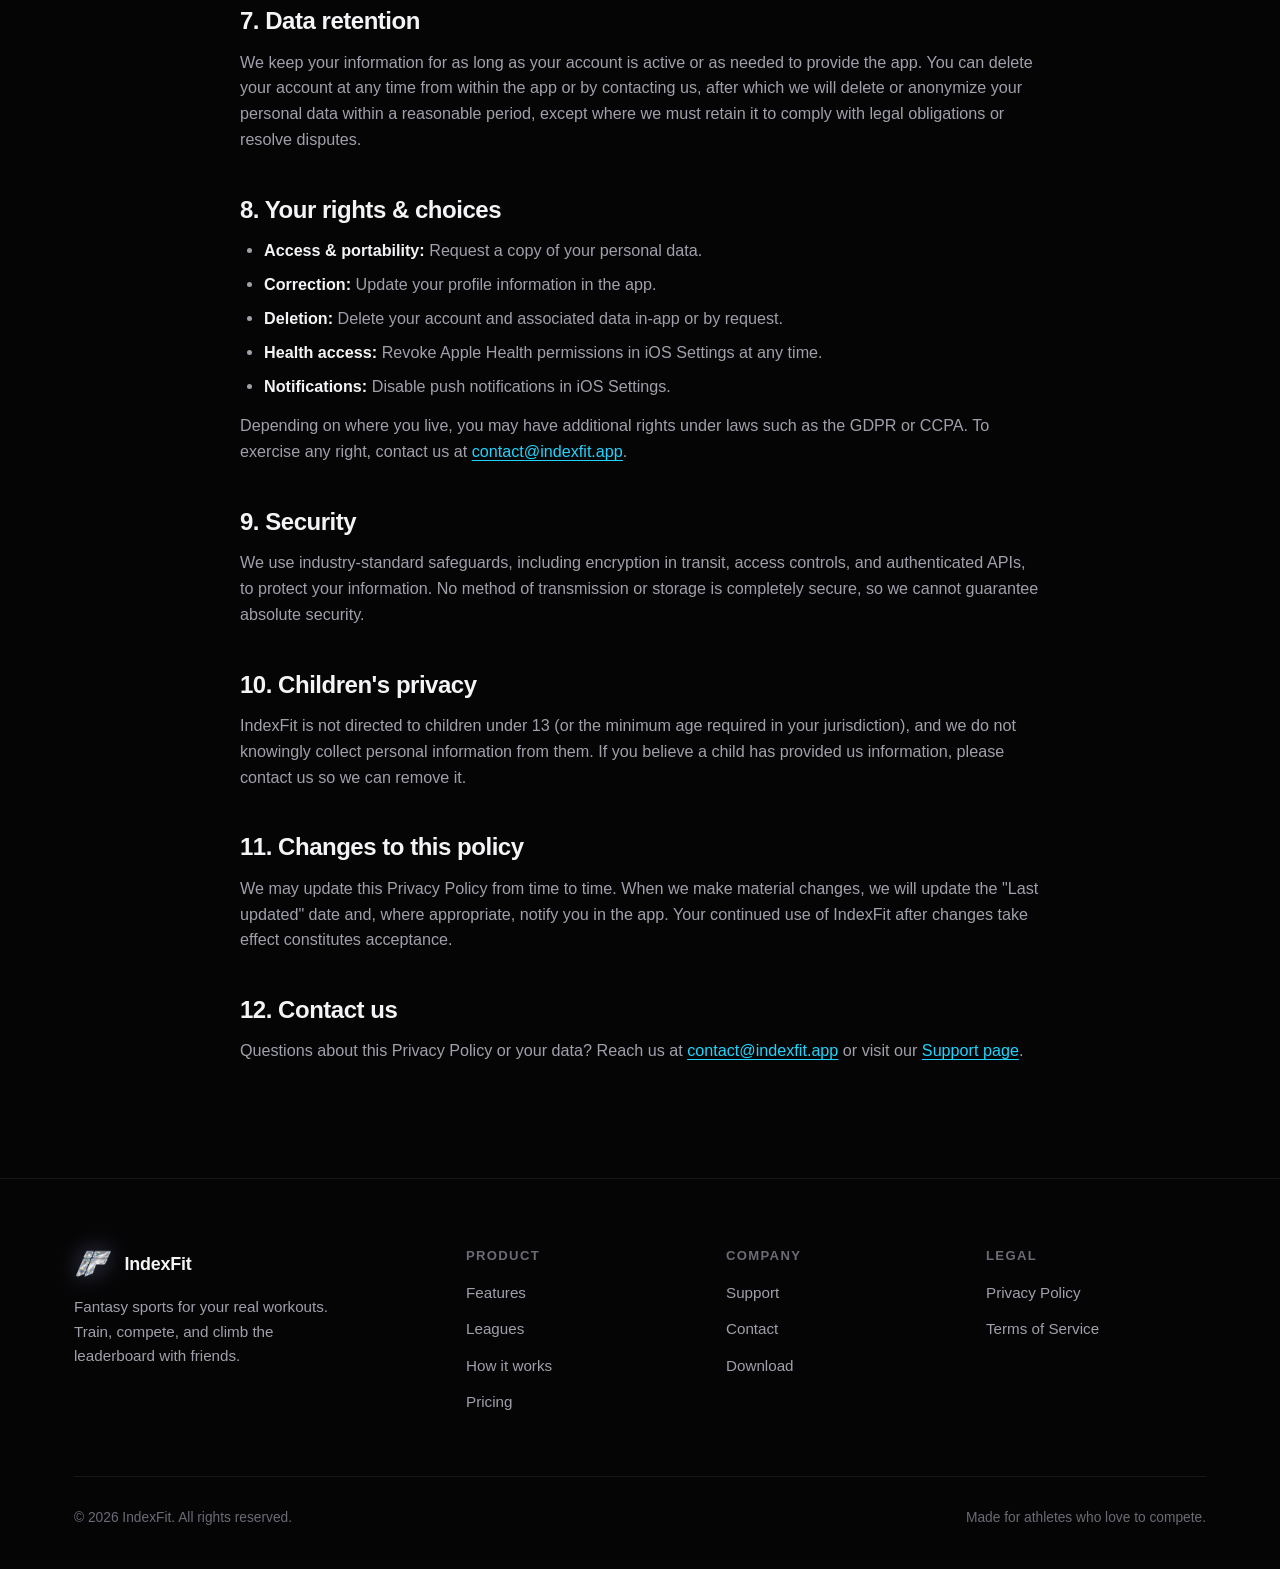
<file: privacy/index.html>
<!DOCTYPE html>
<html lang="en">
<head>
  <meta charset="UTF-8" />
  <meta name="viewport" content="width=device-width, initial-scale=1.0" />
  <title>Privacy Policy — IndexFit</title>
  <meta name="description" content="How IndexFit collects, uses, and protects your data, including Apple Health and HealthKit information." />
  <meta name="theme-color" content="#050506" />
  <link rel="canonical" href="https://indexfit.app/privacy" />
  <link rel="icon" type="image/png" href="/assets/favicon.png" />
  <link rel="apple-touch-icon" href="/assets/app-icon.png" />
  <link rel="stylesheet" href="/styles.css" />
</head>
<body>

  <header class="nav scrolled" id="nav">
    <div class="container nav-inner">
      <a href="/" class="brand">
        <img src="/assets/logo.png" alt="IndexFit logo" />
        <span>IndexFit</span>
      </a>
      <nav class="nav-links" id="navLinks">
        <a href="/#features">Features</a>
        <a href="/#leagues">Leagues</a>
        <a href="/#pricing">Pricing</a>
        <a href="/support">Support</a>
      </nav>
      <div class="nav-cta">
        <a href="/#download" class="btn btn-prism">Download</a>
        <button class="nav-toggle" id="navToggle" aria-label="Toggle menu">
          <span></span><span></span><span></span>
        </button>
      </div>
    </div>
  </header>

  <main class="legal">
    <div class="container">
      <div class="legal-inner">
        <h1>Privacy Policy</h1>
        <p class="updated">Last updated: June 5, 2026</p>

        <p>
          IndexFit ("IndexFit," "we," "us," or "our") builds a fitness app that turns your
          strength training and running into a fantasy sport. This Privacy Policy explains
          what information we collect, how we use it, who we share it with, and the choices
          you have. By using IndexFit, you agree to the practices described here.
        </p>

        <div class="toc">
          <h4>On this page</h4>
          <ol>
            <li><a href="#info">Information we collect</a></li>
            <li><a href="#health">Apple Health &amp; HealthKit</a></li>
            <li><a href="#use">How we use information</a></li>
            <li><a href="#ai">AI features</a></li>
            <li><a href="#sharing">How information is shared</a></li>
            <li><a href="#providers">Service providers</a></li>
            <li><a href="#retention">Data retention</a></li>
            <li><a href="#rights">Your rights &amp; choices</a></li>
            <li><a href="#security">Security</a></li>
            <li><a href="#children">Children's privacy</a></li>
            <li><a href="#changes">Changes to this policy</a></li>
            <li><a href="#contact">Contact us</a></li>
          </ol>
        </div>

        <h2 id="info">1. Information we collect</h2>
        <p>We collect the following categories of information:</p>
        <h3>Account information</h3>
        <p>
          When you sign in with <strong>Sign in with Apple</strong>, we receive a unique
          identifier and, if you choose to share it, your name and email address (or Apple's
          private relay email). You may also add a profile name, bio, and avatar.
        </p>
        <h3>Fitness &amp; activity data</h3>
        <p>
          The workouts, exercises, sets, reps, weights, runs, distances, splits, and personal
          records you log, plus health metrics you choose to sync from Apple Health (see the
          next section).
        </p>
        <h3>Social &amp; competitive data</h3>
        <p>
          League memberships, group memberships, messages you send in group or direct chats,
          badges, fantasy points, and leaderboard standings.
        </p>
        <h3>Imported content</h3>
        <p>
          If you use the social-import feature, the links or content you submit (for example a
          TikTok or Instagram workout) so that we can convert it into a structured routine.
        </p>
        <h3>Subscription &amp; purchase data</h3>
        <p>
          Your subscription status and entitlements. Payments are processed by Apple; we do not
          receive or store your full payment card details.
        </p>
        <h3>Device &amp; usage data</h3>
        <p>
          Basic technical information such as app version, device type, operating system, crash
          and diagnostic logs, and how you interact with features, used to keep the app working
          and to improve it.
        </p>

        <h2 id="health">2. Apple Health &amp; HealthKit</h2>
        <p>
          IndexFit can read health and fitness data from Apple Health (HealthKit) only after you
          grant explicit permission. Depending on what you authorize, this may include workouts,
          heart rate, active and resting energy, steps, distance, sleep, and resting heart rate.
        </p>
        <ul>
          <li>We use HealthKit data only to calculate your scores and fantasy points, display your stats, and power features you have chosen to use.</li>
          <li>We <strong>never</strong> use HealthKit data for advertising or marketing, and we <strong>never</strong> sell it.</li>
          <li>We do not share HealthKit data with third parties except as needed to provide the app's cloud sync and scoring functionality, and never for advertising.</li>
          <li>You can revoke IndexFit's access to Apple Health at any time in the iOS <em>Settings → Privacy &amp; Security → Health</em> menu.</li>
        </ul>
        <p>
          Our use and transfer of information received from HealthKit adhere to the
          <a href="https://developer.apple.com/app-store/review/guidelines/#health-and-health-research" target="_blank" rel="noopener">Apple Developer Program License Agreement and App Store Review Guidelines</a>,
          including the HealthKit requirements.
        </p>

        <h2 id="use">3. How we use information</h2>
        <ul>
          <li>To provide core features: logging workouts, scoring, fantasy leagues, groups, and messaging.</li>
          <li>To calculate fantasy points, detect personal records, and maintain leaderboards.</li>
          <li>To sync your data across your devices and back it up securely.</li>
          <li>To operate AI features you choose to use (see below).</li>
          <li>To manage subscriptions, free trials, and feature access.</li>
          <li>To send service-related communications and, with your permission, push notifications.</li>
          <li>To maintain security, prevent abuse, debug issues, and improve the app.</li>
        </ul>

        <h2 id="ai">4. AI features</h2>
        <p>
          IndexFit offers optional AI features, including an AI coach/assistant, AI routine
          building, and AI-powered import of workouts from social posts. When you use these
          features, the relevant prompt and workout context are sent to our AI processing
          providers to generate a response. We do not use the content of your AI conversations
          to train third-party models, and AI requests are not used for advertising. If you do
          not use these features, no data is sent to AI providers.
        </p>

        <h2 id="sharing">5. How information is shared</h2>
        <p>We share information only in the following ways:</p>
        <ul>
          <li><strong>With other users:</strong> Your profile, badges, fantasy points, and standings are visible to members of leagues and groups you join. Messages you send are visible to their recipients.</li>
          <li><strong>With service providers:</strong> Trusted vendors who process data on our behalf (see below).</li>
          <li><strong>For legal reasons:</strong> If required by law, regulation, legal process, or to protect the rights, safety, and property of IndexFit or others.</li>
          <li><strong>Business transfers:</strong> In connection with a merger, acquisition, or sale of assets, subject to this Privacy Policy.</li>
        </ul>
        <p>We do <strong>not</strong> sell your personal information.</p>

        <h2 id="providers">6. Service providers</h2>
        <p>We rely on the following categories of providers to operate IndexFit:</p>
        <ul>
          <li><strong>Cloud database &amp; authentication</strong> — to store your account and app data and manage sign-in.</li>
          <li><strong>Subscription management</strong> — to manage in-app purchases and entitlements (payments are handled by Apple).</li>
          <li><strong>AI processing</strong> — to power the optional AI coach, routine builder, and social import.</li>
          <li><strong>Email &amp; notifications</strong> — to deliver transactional emails and push notifications.</li>
        </ul>
        <p>These providers are bound by contractual obligations to protect your data and use it only to provide their services to us.</p>

        <h2 id="retention">7. Data retention</h2>
        <p>
          We keep your information for as long as your account is active or as needed to provide
          the app. You can delete your account at any time from within the app or by contacting
          us, after which we will delete or anonymize your personal data within a reasonable
          period, except where we must retain it to comply with legal obligations or resolve
          disputes.
        </p>

        <h2 id="rights">8. Your rights &amp; choices</h2>
        <ul>
          <li><strong>Access &amp; portability:</strong> Request a copy of your personal data.</li>
          <li><strong>Correction:</strong> Update your profile information in the app.</li>
          <li><strong>Deletion:</strong> Delete your account and associated data in-app or by request.</li>
          <li><strong>Health access:</strong> Revoke Apple Health permissions in iOS Settings at any time.</li>
          <li><strong>Notifications:</strong> Disable push notifications in iOS Settings.</li>
        </ul>
        <p>
          Depending on where you live, you may have additional rights under laws such as the GDPR
          or CCPA. To exercise any right, contact us at
          <a href="mailto:contact@indexfit.app">contact@indexfit.app</a>.
        </p>

        <h2 id="security">9. Security</h2>
        <p>
          We use industry-standard safeguards, including encryption in transit, access controls,
          and authenticated APIs, to protect your information. No method of transmission or
          storage is completely secure, so we cannot guarantee absolute security.
        </p>

        <h2 id="children">10. Children's privacy</h2>
        <p>
          IndexFit is not directed to children under 13 (or the minimum age required in your
          jurisdiction), and we do not knowingly collect personal information from them. If you
          believe a child has provided us information, please contact us so we can remove it.
        </p>

        <h2 id="changes">11. Changes to this policy</h2>
        <p>
          We may update this Privacy Policy from time to time. When we make material changes, we
          will update the "Last updated" date and, where appropriate, notify you in the app. Your
          continued use of IndexFit after changes take effect constitutes acceptance.
        </p>

        <h2 id="contact">12. Contact us</h2>
        <p>
          Questions about this Privacy Policy or your data? Reach us at
          <a href="mailto:contact@indexfit.app">contact@indexfit.app</a> or visit our
          <a href="/support">Support page</a>.
        </p>
      </div>
    </div>
  </main>

  <footer class="footer">
    <div class="container">
      <div class="footer-grid">
        <div class="footer-brand">
          <a href="/" class="brand">
            <img src="/assets/logo.png" alt="IndexFit logo" />
            <span>IndexFit</span>
          </a>
          <p>Fantasy sports for your real workouts. Train, compete, and climb the leaderboard with friends.</p>
        </div>
        <div class="footer-col">
          <h4>Product</h4>
          <a href="/#features">Features</a>
          <a href="/#leagues">Leagues</a>
          <a href="/#how">How it works</a>
          <a href="/#pricing">Pricing</a>
        </div>
        <div class="footer-col">
          <h4>Company</h4>
          <a href="/support">Support</a>
          <a href="mailto:contact@indexfit.app">Contact</a>
          <a href="/#download">Download</a>
        </div>
        <div class="footer-col">
          <h4>Legal</h4>
          <a href="/privacy">Privacy Policy</a>
          <a href="/termsofservice">Terms of Service</a>
        </div>
      </div>
      <div class="footer-bottom">
        <span>© <span id="year">2026</span> IndexFit. All rights reserved.</span>
        <span>Made for athletes who love to compete.</span>
      </div>
    </div>
  </footer>

  <script src="/app.js"></script>
</body>
</html>
</file>
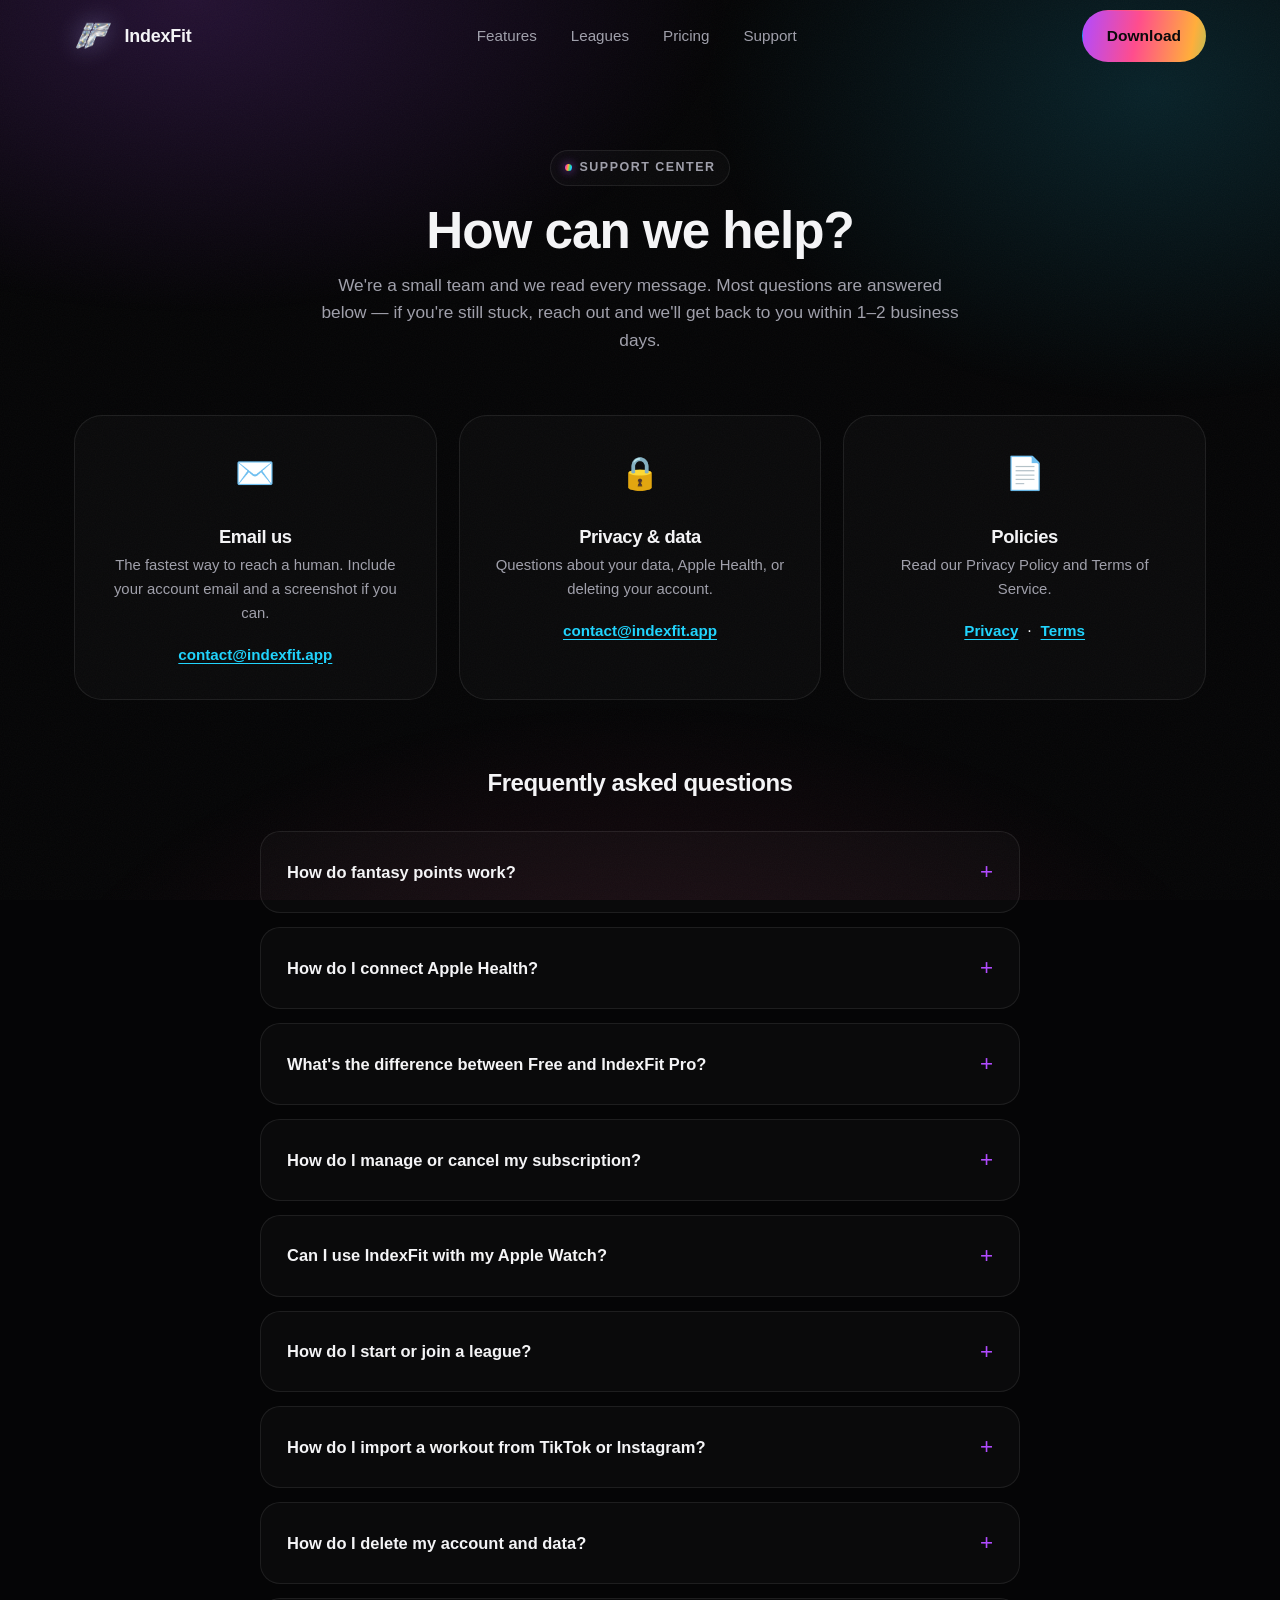
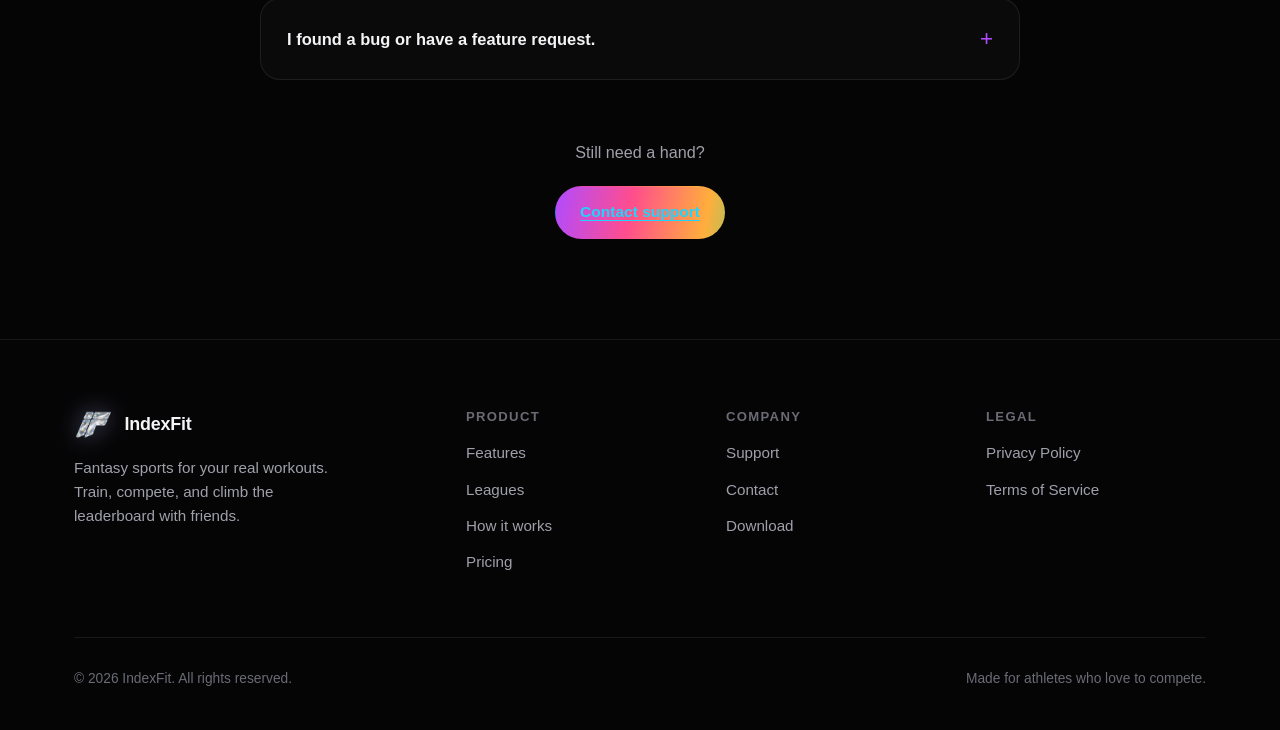
<file: support/index.html>
<!DOCTYPE html>
<html lang="en">
<head>
  <meta charset="UTF-8" />
  <meta name="viewport" content="width=device-width, initial-scale=1.0" />
  <title>Support — IndexFit</title>
  <meta name="description" content="Get help with IndexFit. Contact support, browse FAQs, and find answers about workouts, leagues, subscriptions, and Apple Health." />
  <meta name="theme-color" content="#050506" />
  <link rel="canonical" href="https://indexfit.app/support" />
  <link rel="icon" type="image/png" href="/assets/favicon.png" />
  <link rel="apple-touch-icon" href="/assets/app-icon.png" />
  <link rel="stylesheet" href="/styles.css" />
</head>
<body>

  <header class="nav scrolled" id="nav">
    <div class="container nav-inner">
      <a href="/" class="brand">
        <img src="/assets/logo.png" alt="IndexFit logo" />
        <span>IndexFit</span>
      </a>
      <nav class="nav-links" id="navLinks">
        <a href="/#features">Features</a>
        <a href="/#leagues">Leagues</a>
        <a href="/#pricing">Pricing</a>
        <a href="/support">Support</a>
      </nav>
      <div class="nav-cta">
        <a href="/#download" class="btn btn-prism">Download</a>
        <button class="nav-toggle" id="navToggle" aria-label="Toggle menu">
          <span></span><span></span><span></span>
        </button>
      </div>
    </div>
  </header>

  <main class="legal">
    <div class="container">
      <div class="support-hero">
        <span class="eyebrow"><span class="dot"></span> Support center</span>
        <h1 style="margin-top:18px">How can we help?</h1>
        <p style="color:var(--text-muted);font-size:1.08rem;margin-top:14px">
          We're a small team and we read every message. Most questions are answered below —
          if you're still stuck, reach out and we'll get back to you within 1–2 business days.
        </p>
      </div>

      <div class="support-cards">
        <div class="support-card">
          <div class="sc-icon">✉️</div>
          <h3>Email us</h3>
          <p>The fastest way to reach a human. Include your account email and a screenshot if you can.</p>
          <a href="mailto:contact@indexfit.app">contact@indexfit.app</a>
        </div>
        <div class="support-card">
          <div class="sc-icon">🔒</div>
          <h3>Privacy &amp; data</h3>
          <p>Questions about your data, Apple Health, or deleting your account.</p>
          <a href="mailto:contact@indexfit.app">contact@indexfit.app</a>
        </div>
        <div class="support-card">
          <div class="sc-icon">📄</div>
          <h3>Policies</h3>
          <p>Read our Privacy Policy and Terms of Service.</p>
          <a href="/privacy">Privacy</a> &nbsp;·&nbsp; <a href="/termsofservice">Terms</a>
        </div>
      </div>

      <div class="legal-inner">
        <h2 style="text-align:center;margin-bottom:36px">Frequently asked questions</h2>

        <div class="faq">
          <details class="faq-item">
            <summary>How do fantasy points work?</summary>
            <div class="faq-body">
              IndexFit scores your training across up to 10 categories — like volume, training
              days, distance, calories, sleep, resting heart rate, and personal records. Daily
              points are the value you add that day, and your weekly total is a rolling 7-day score
              that only goes up. Diminishing returns and category caps keep things fair and hard to
              game.
            </div>
          </details>

          <details class="faq-item">
            <summary>How do I connect Apple Health?</summary>
            <div class="faq-body">
              On first launch, IndexFit asks for permission to read your health data. You can
              change what you share anytime in <em>iOS Settings → Privacy &amp; Security → Health →
              IndexFit</em>. We only use this data to calculate your scores and display your stats —
              never for advertising, and we never sell it.
            </div>
          </details>

          <details class="faq-item">
            <summary>What's the difference between Free and IndexFit Pro?</summary>
            <div class="faq-body">
              Free includes a 3-month workout trial, up to 2 active leagues, permanent workout
              history, and Apple Health sync. IndexFit Pro unlocks unlimited workouts and leagues,
              the AI coach and routine builder, expanded social imports, direct messaging,
              projection views, and unlimited boosts. Pro is $14.99/month or $99.99/year, with
              discounted .edu student pricing of $9.99/month or $89.99/year.
            </div>
          </details>

          <details class="faq-item">
            <summary>How do I manage or cancel my subscription?</summary>
            <div class="faq-body">
              Subscriptions are billed through your Apple ID. To manage or cancel, open
              <em>iOS Settings → tap your name → Subscriptions → IndexFit</em>. Cancel at least
              24 hours before your renewal date to avoid the next charge. Refunds are handled by
              Apple through their standard process.
            </div>
          </details>

          <details class="faq-item">
            <summary>Can I use IndexFit with my Apple Watch?</summary>
            <div class="faq-body">
              Yes. IndexFit includes an Apple Watch companion and reads workout, heart rate,
              calorie, and other metrics synced through Apple Health, so your watch sessions count
              toward your scores automatically.
            </div>
          </details>

          <details class="faq-item">
            <summary>How do I start or join a league?</summary>
            <div class="faq-body">
              From the app, choose a league format (Strength + Running, Health + Strength + Running,
              Strength Only, or Running Only), then invite friends or join an existing group.
              Free members can keep up to 2 active leagues; Pro members get unlimited leagues.
            </div>
          </details>

          <details class="faq-item">
            <summary>How do I import a workout from TikTok or Instagram?</summary>
            <div class="faq-body">
              Use the social-import feature and paste the link or share the post to IndexFit. Our
              AI converts it into a structured, trackable routine. Free members get a limited number
              of imports per month; Pro members get up to 100 per month.
            </div>
          </details>

          <details class="faq-item">
            <summary>How do I delete my account and data?</summary>
            <div class="faq-body">
              You can delete your account from within the app's settings, or email
              <a href="mailto:contact@indexfit.app">contact@indexfit.app</a> and we'll handle it for
              you. Deleting your account removes your personal data, subject to any legal retention
              requirements described in our <a href="/privacy">Privacy Policy</a>.
            </div>
          </details>

          <details class="faq-item">
            <summary>I found a bug or have a feature request.</summary>
            <div class="faq-body">
              We'd love to hear it. Email <a href="mailto:contact@indexfit.app">contact@indexfit.app</a>
              with as much detail as possible (what happened, your device and iOS version, and a
              screenshot or screen recording if you have one). It genuinely helps us improve.
            </div>
          </details>
        </div>

        <div style="text-align:center;margin-top:60px">
          <p style="color:var(--text-muted);margin-bottom:20px">Still need a hand?</p>
          <a href="mailto:contact@indexfit.app" class="btn btn-prism">Contact support</a>
        </div>
      </div>
    </div>
  </main>

  <footer class="footer">
    <div class="container">
      <div class="footer-grid">
        <div class="footer-brand">
          <a href="/" class="brand">
            <img src="/assets/logo.png" alt="IndexFit logo" />
            <span>IndexFit</span>
          </a>
          <p>Fantasy sports for your real workouts. Train, compete, and climb the leaderboard with friends.</p>
        </div>
        <div class="footer-col">
          <h4>Product</h4>
          <a href="/#features">Features</a>
          <a href="/#leagues">Leagues</a>
          <a href="/#how">How it works</a>
          <a href="/#pricing">Pricing</a>
        </div>
        <div class="footer-col">
          <h4>Company</h4>
          <a href="/support">Support</a>
          <a href="mailto:contact@indexfit.app">Contact</a>
          <a href="/#download">Download</a>
        </div>
        <div class="footer-col">
          <h4>Legal</h4>
          <a href="/privacy">Privacy Policy</a>
          <a href="/termsofservice">Terms of Service</a>
        </div>
      </div>
      <div class="footer-bottom">
        <span>© <span id="year">2026</span> IndexFit. All rights reserved.</span>
        <span>Made for athletes who love to compete.</span>
      </div>
    </div>
  </footer>

  <script src="/app.js"></script>
</body>
</html>
</file>
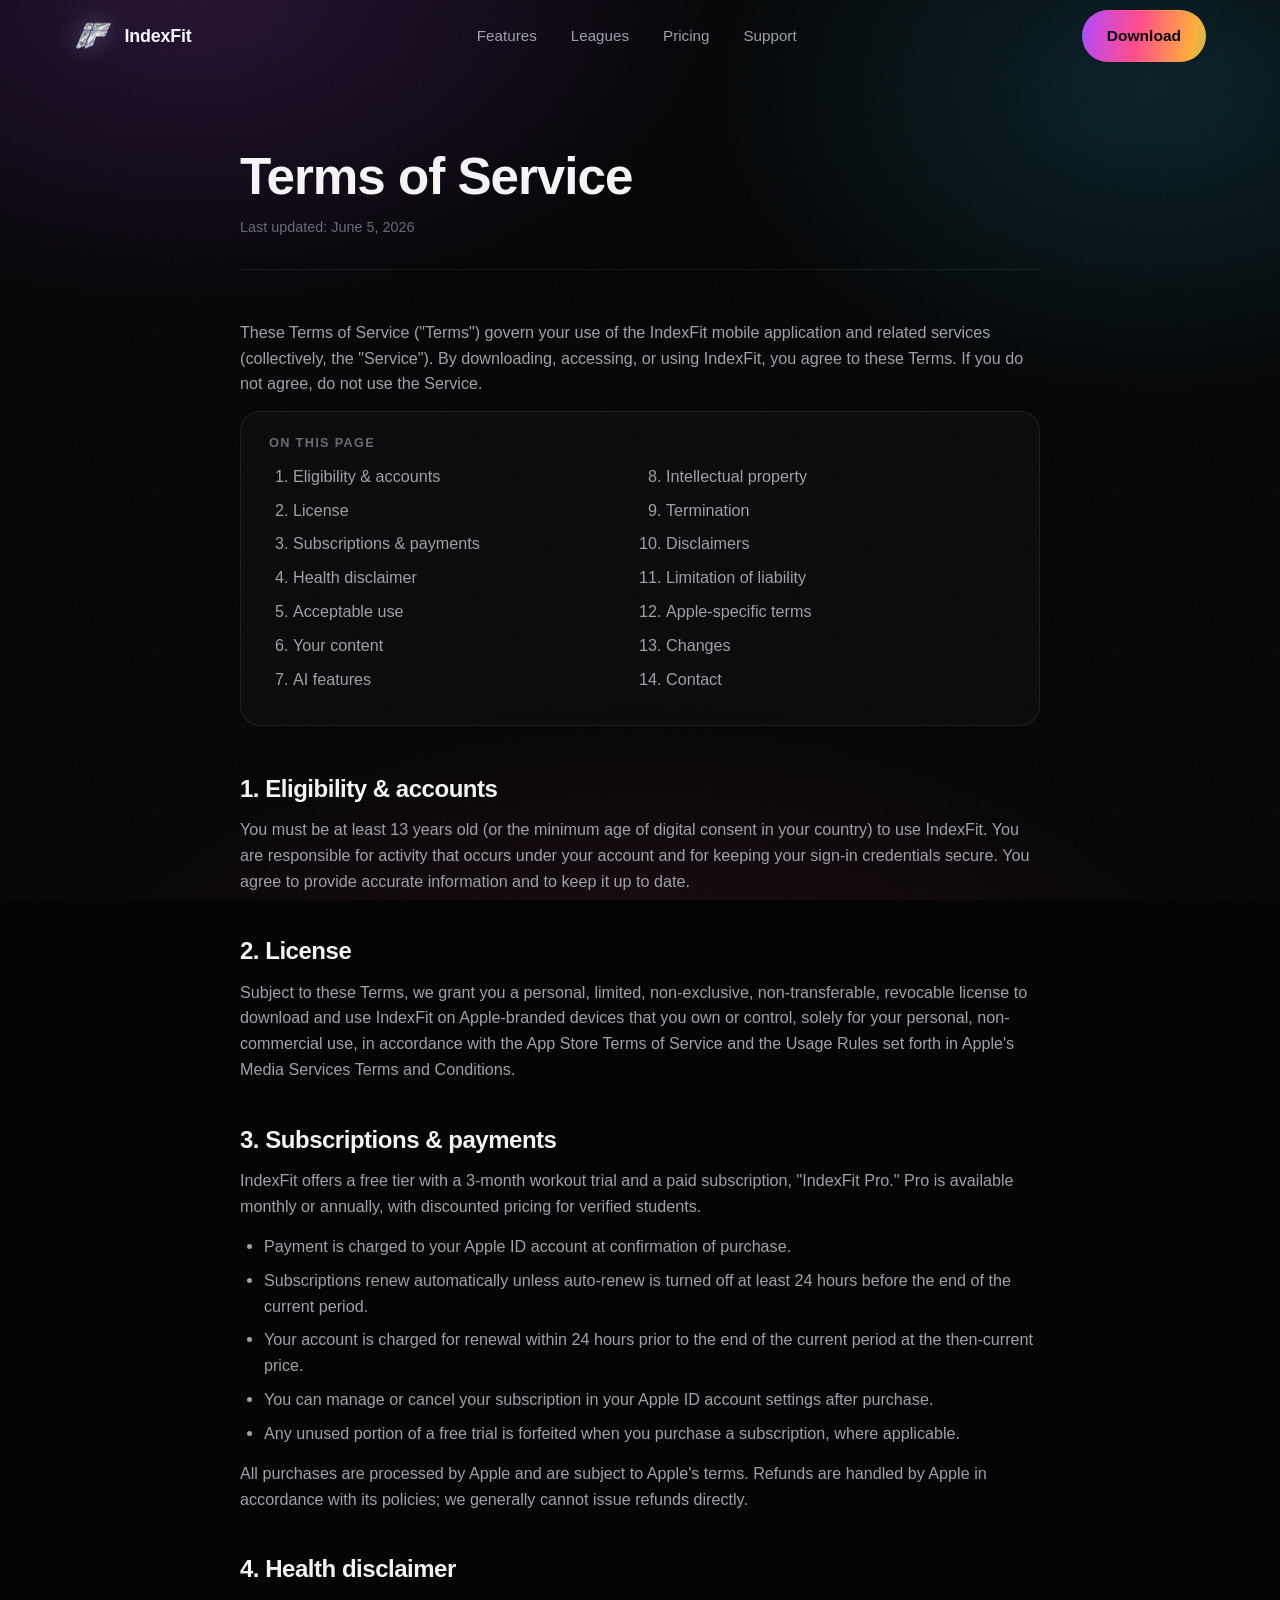
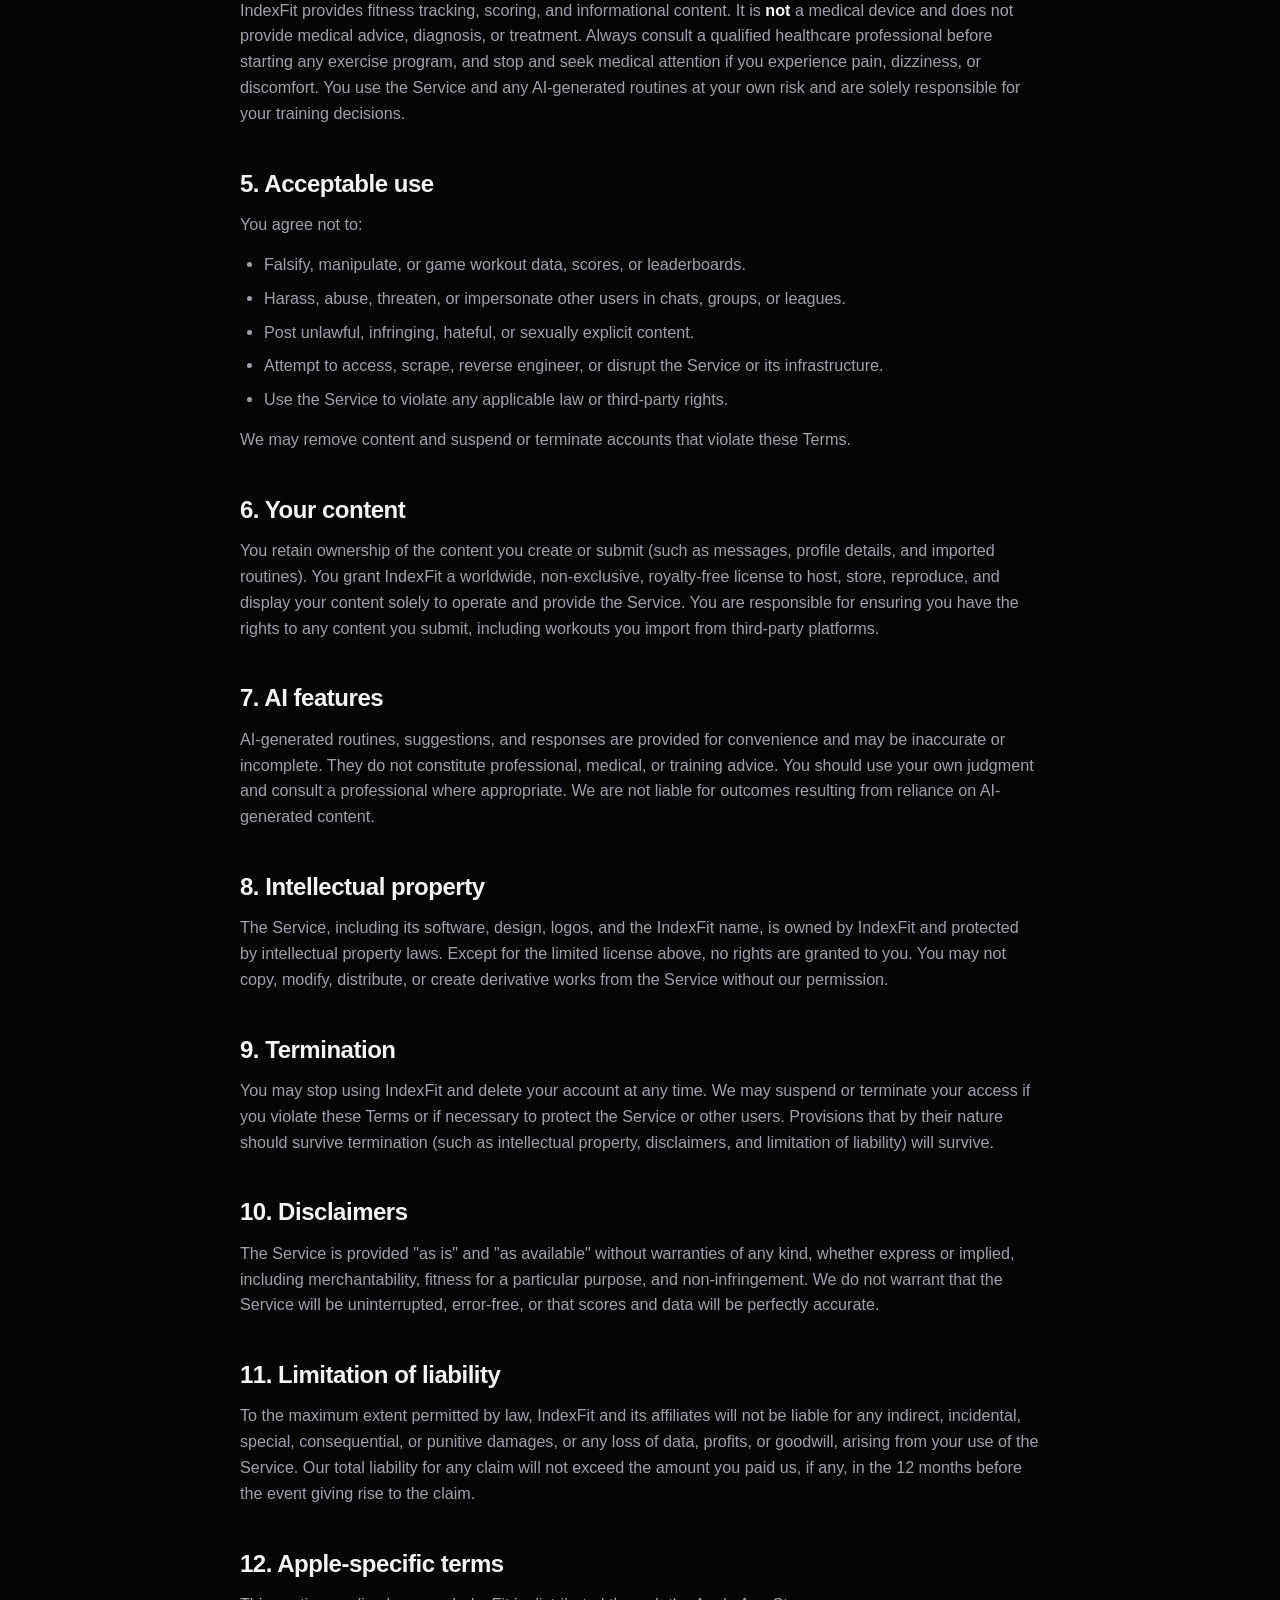
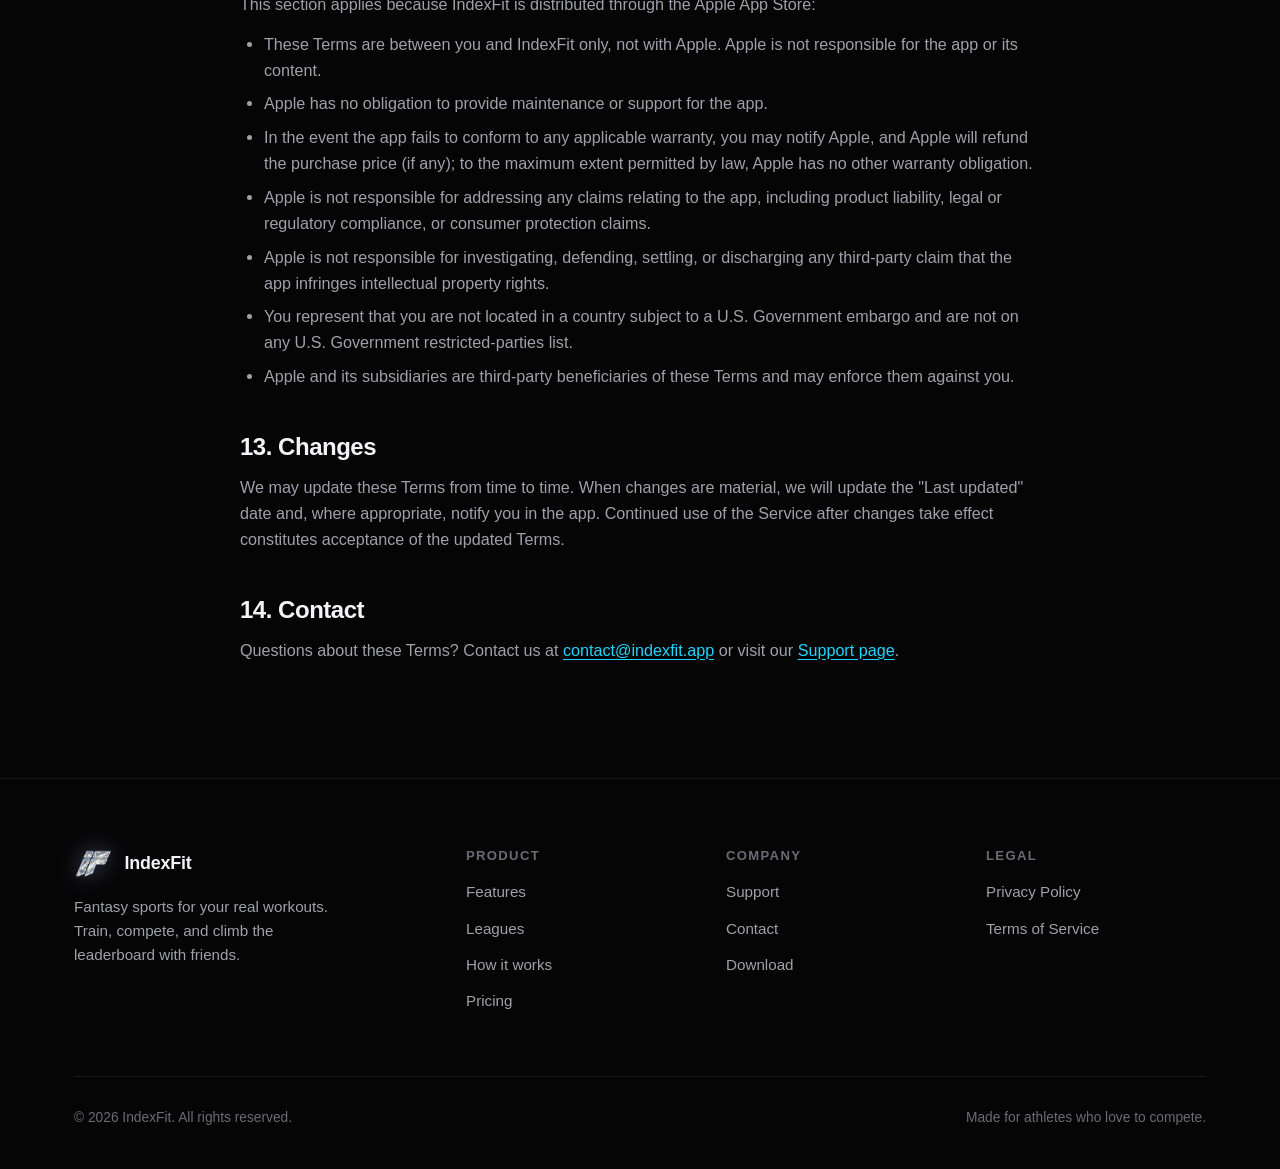
<file: termsofservice/index.html>
<!DOCTYPE html>
<html lang="en">
<head>
  <meta charset="UTF-8" />
  <meta name="viewport" content="width=device-width, initial-scale=1.0" />
  <title>Terms of Service — IndexFit</title>
  <meta name="description" content="The terms and conditions, including the End User License Agreement, for using the IndexFit app." />
  <meta name="theme-color" content="#050506" />
  <link rel="canonical" href="https://indexfit.app/termsofservice" />
  <link rel="icon" type="image/png" href="/assets/favicon.png" />
  <link rel="apple-touch-icon" href="/assets/app-icon.png" />
  <link rel="stylesheet" href="/styles.css" />
</head>
<body>

  <header class="nav scrolled" id="nav">
    <div class="container nav-inner">
      <a href="/" class="brand">
        <img src="/assets/logo.png" alt="IndexFit logo" />
        <span>IndexFit</span>
      </a>
      <nav class="nav-links" id="navLinks">
        <a href="/#features">Features</a>
        <a href="/#leagues">Leagues</a>
        <a href="/#pricing">Pricing</a>
        <a href="/support">Support</a>
      </nav>
      <div class="nav-cta">
        <a href="/#download" class="btn btn-prism">Download</a>
        <button class="nav-toggle" id="navToggle" aria-label="Toggle menu">
          <span></span><span></span><span></span>
        </button>
      </div>
    </div>
  </header>

  <main class="legal">
    <div class="container">
      <div class="legal-inner">
        <h1>Terms of Service</h1>
        <p class="updated">Last updated: June 5, 2026</p>

        <p>
          These Terms of Service ("Terms") govern your use of the IndexFit mobile application
          and related services (collectively, the "Service"). By downloading, accessing, or
          using IndexFit, you agree to these Terms. If you do not agree, do not use the Service.
        </p>

        <div class="toc">
          <h4>On this page</h4>
          <ol>
            <li><a href="#eligibility">Eligibility &amp; accounts</a></li>
            <li><a href="#license">License</a></li>
            <li><a href="#subscriptions">Subscriptions &amp; payments</a></li>
            <li><a href="#health-disclaimer">Health disclaimer</a></li>
            <li><a href="#conduct">Acceptable use</a></li>
            <li><a href="#content">Your content</a></li>
            <li><a href="#ai-terms">AI features</a></li>
            <li><a href="#ip">Intellectual property</a></li>
            <li><a href="#termination">Termination</a></li>
            <li><a href="#disclaimers">Disclaimers</a></li>
            <li><a href="#liability">Limitation of liability</a></li>
            <li><a href="#apple">Apple-specific terms</a></li>
            <li><a href="#changes">Changes</a></li>
            <li><a href="#contact">Contact</a></li>
          </ol>
        </div>

        <h2 id="eligibility">1. Eligibility &amp; accounts</h2>
        <p>
          You must be at least 13 years old (or the minimum age of digital consent in your
          country) to use IndexFit. You are responsible for activity that occurs under your
          account and for keeping your sign-in credentials secure. You agree to provide accurate
          information and to keep it up to date.
        </p>

        <h2 id="license">2. License</h2>
        <p>
          Subject to these Terms, we grant you a personal, limited, non-exclusive,
          non-transferable, revocable license to download and use IndexFit on Apple-branded
          devices that you own or control, solely for your personal, non-commercial use, in
          accordance with the App Store Terms of Service and the Usage Rules set forth in
          Apple's Media Services Terms and Conditions.
        </p>

        <h2 id="subscriptions">3. Subscriptions &amp; payments</h2>
        <p>
          IndexFit offers a free tier with a 3-month workout trial and a paid subscription,
          "IndexFit Pro." Pro is available monthly or annually, with discounted pricing for
          verified students.
        </p>
        <ul>
          <li>Payment is charged to your Apple ID account at confirmation of purchase.</li>
          <li>Subscriptions renew automatically unless auto-renew is turned off at least 24 hours before the end of the current period.</li>
          <li>Your account is charged for renewal within 24 hours prior to the end of the current period at the then-current price.</li>
          <li>You can manage or cancel your subscription in your Apple ID account settings after purchase.</li>
          <li>Any unused portion of a free trial is forfeited when you purchase a subscription, where applicable.</li>
        </ul>
        <p>
          All purchases are processed by Apple and are subject to Apple's terms. Refunds are
          handled by Apple in accordance with its policies; we generally cannot issue refunds
          directly.
        </p>

        <h2 id="health-disclaimer">4. Health disclaimer</h2>
        <p>
          IndexFit provides fitness tracking, scoring, and informational content. It is
          <strong>not</strong> a medical device and does not provide medical advice, diagnosis,
          or treatment. Always consult a qualified healthcare professional before starting any
          exercise program, and stop and seek medical attention if you experience pain,
          dizziness, or discomfort. You use the Service and any AI-generated routines at your own
          risk and are solely responsible for your training decisions.
        </p>

        <h2 id="conduct">5. Acceptable use</h2>
        <p>You agree not to:</p>
        <ul>
          <li>Falsify, manipulate, or game workout data, scores, or leaderboards.</li>
          <li>Harass, abuse, threaten, or impersonate other users in chats, groups, or leagues.</li>
          <li>Post unlawful, infringing, hateful, or sexually explicit content.</li>
          <li>Attempt to access, scrape, reverse engineer, or disrupt the Service or its infrastructure.</li>
          <li>Use the Service to violate any applicable law or third-party rights.</li>
        </ul>
        <p>We may remove content and suspend or terminate accounts that violate these Terms.</p>

        <h2 id="content">6. Your content</h2>
        <p>
          You retain ownership of the content you create or submit (such as messages, profile
          details, and imported routines). You grant IndexFit a worldwide, non-exclusive,
          royalty-free license to host, store, reproduce, and display your content solely to
          operate and provide the Service. You are responsible for ensuring you have the rights
          to any content you submit, including workouts you import from third-party platforms.
        </p>

        <h2 id="ai-terms">7. AI features</h2>
        <p>
          AI-generated routines, suggestions, and responses are provided for convenience and may
          be inaccurate or incomplete. They do not constitute professional, medical, or training
          advice. You should use your own judgment and consult a professional where appropriate.
          We are not liable for outcomes resulting from reliance on AI-generated content.
        </p>

        <h2 id="ip">8. Intellectual property</h2>
        <p>
          The Service, including its software, design, logos, and the IndexFit name, is owned by
          IndexFit and protected by intellectual property laws. Except for the limited license
          above, no rights are granted to you. You may not copy, modify, distribute, or create
          derivative works from the Service without our permission.
        </p>

        <h2 id="termination">9. Termination</h2>
        <p>
          You may stop using IndexFit and delete your account at any time. We may suspend or
          terminate your access if you violate these Terms or if necessary to protect the Service
          or other users. Provisions that by their nature should survive termination (such as
          intellectual property, disclaimers, and limitation of liability) will survive.
        </p>

        <h2 id="disclaimers">10. Disclaimers</h2>
        <p>
          The Service is provided "as is" and "as available" without warranties of any kind,
          whether express or implied, including merchantability, fitness for a particular
          purpose, and non-infringement. We do not warrant that the Service will be
          uninterrupted, error-free, or that scores and data will be perfectly accurate.
        </p>

        <h2 id="liability">11. Limitation of liability</h2>
        <p>
          To the maximum extent permitted by law, IndexFit and its affiliates will not be liable
          for any indirect, incidental, special, consequential, or punitive damages, or any loss
          of data, profits, or goodwill, arising from your use of the Service. Our total
          liability for any claim will not exceed the amount you paid us, if any, in the 12 months
          before the event giving rise to the claim.
        </p>

        <h2 id="apple">12. Apple-specific terms</h2>
        <p>This section applies because IndexFit is distributed through the Apple App Store:</p>
        <ul>
          <li>These Terms are between you and IndexFit only, not with Apple. Apple is not responsible for the app or its content.</li>
          <li>Apple has no obligation to provide maintenance or support for the app.</li>
          <li>In the event the app fails to conform to any applicable warranty, you may notify Apple, and Apple will refund the purchase price (if any); to the maximum extent permitted by law, Apple has no other warranty obligation.</li>
          <li>Apple is not responsible for addressing any claims relating to the app, including product liability, legal or regulatory compliance, or consumer protection claims.</li>
          <li>Apple is not responsible for investigating, defending, settling, or discharging any third-party claim that the app infringes intellectual property rights.</li>
          <li>You represent that you are not located in a country subject to a U.S. Government embargo and are not on any U.S. Government restricted-parties list.</li>
          <li>Apple and its subsidiaries are third-party beneficiaries of these Terms and may enforce them against you.</li>
        </ul>

        <h2 id="changes">13. Changes</h2>
        <p>
          We may update these Terms from time to time. When changes are material, we will update
          the "Last updated" date and, where appropriate, notify you in the app. Continued use of
          the Service after changes take effect constitutes acceptance of the updated Terms.
        </p>

        <h2 id="contact">14. Contact</h2>
        <p>
          Questions about these Terms? Contact us at
          <a href="mailto:contact@indexfit.app">contact@indexfit.app</a> or visit our
          <a href="/support">Support page</a>.
        </p>
      </div>
    </div>
  </main>

  <footer class="footer">
    <div class="container">
      <div class="footer-grid">
        <div class="footer-brand">
          <a href="/" class="brand">
            <img src="/assets/logo.png" alt="IndexFit logo" />
            <span>IndexFit</span>
          </a>
          <p>Fantasy sports for your real workouts. Train, compete, and climb the leaderboard with friends.</p>
        </div>
        <div class="footer-col">
          <h4>Product</h4>
          <a href="/#features">Features</a>
          <a href="/#leagues">Leagues</a>
          <a href="/#how">How it works</a>
          <a href="/#pricing">Pricing</a>
        </div>
        <div class="footer-col">
          <h4>Company</h4>
          <a href="/support">Support</a>
          <a href="mailto:contact@indexfit.app">Contact</a>
          <a href="/#download">Download</a>
        </div>
        <div class="footer-col">
          <h4>Legal</h4>
          <a href="/privacy">Privacy Policy</a>
          <a href="/termsofservice">Terms of Service</a>
        </div>
      </div>
      <div class="footer-bottom">
        <span>© <span id="year">2026</span> IndexFit. All rights reserved.</span>
        <span>Made for athletes who love to compete.</span>
      </div>
    </div>
  </footer>

  <script src="/app.js"></script>
</body>
</html>
</file>
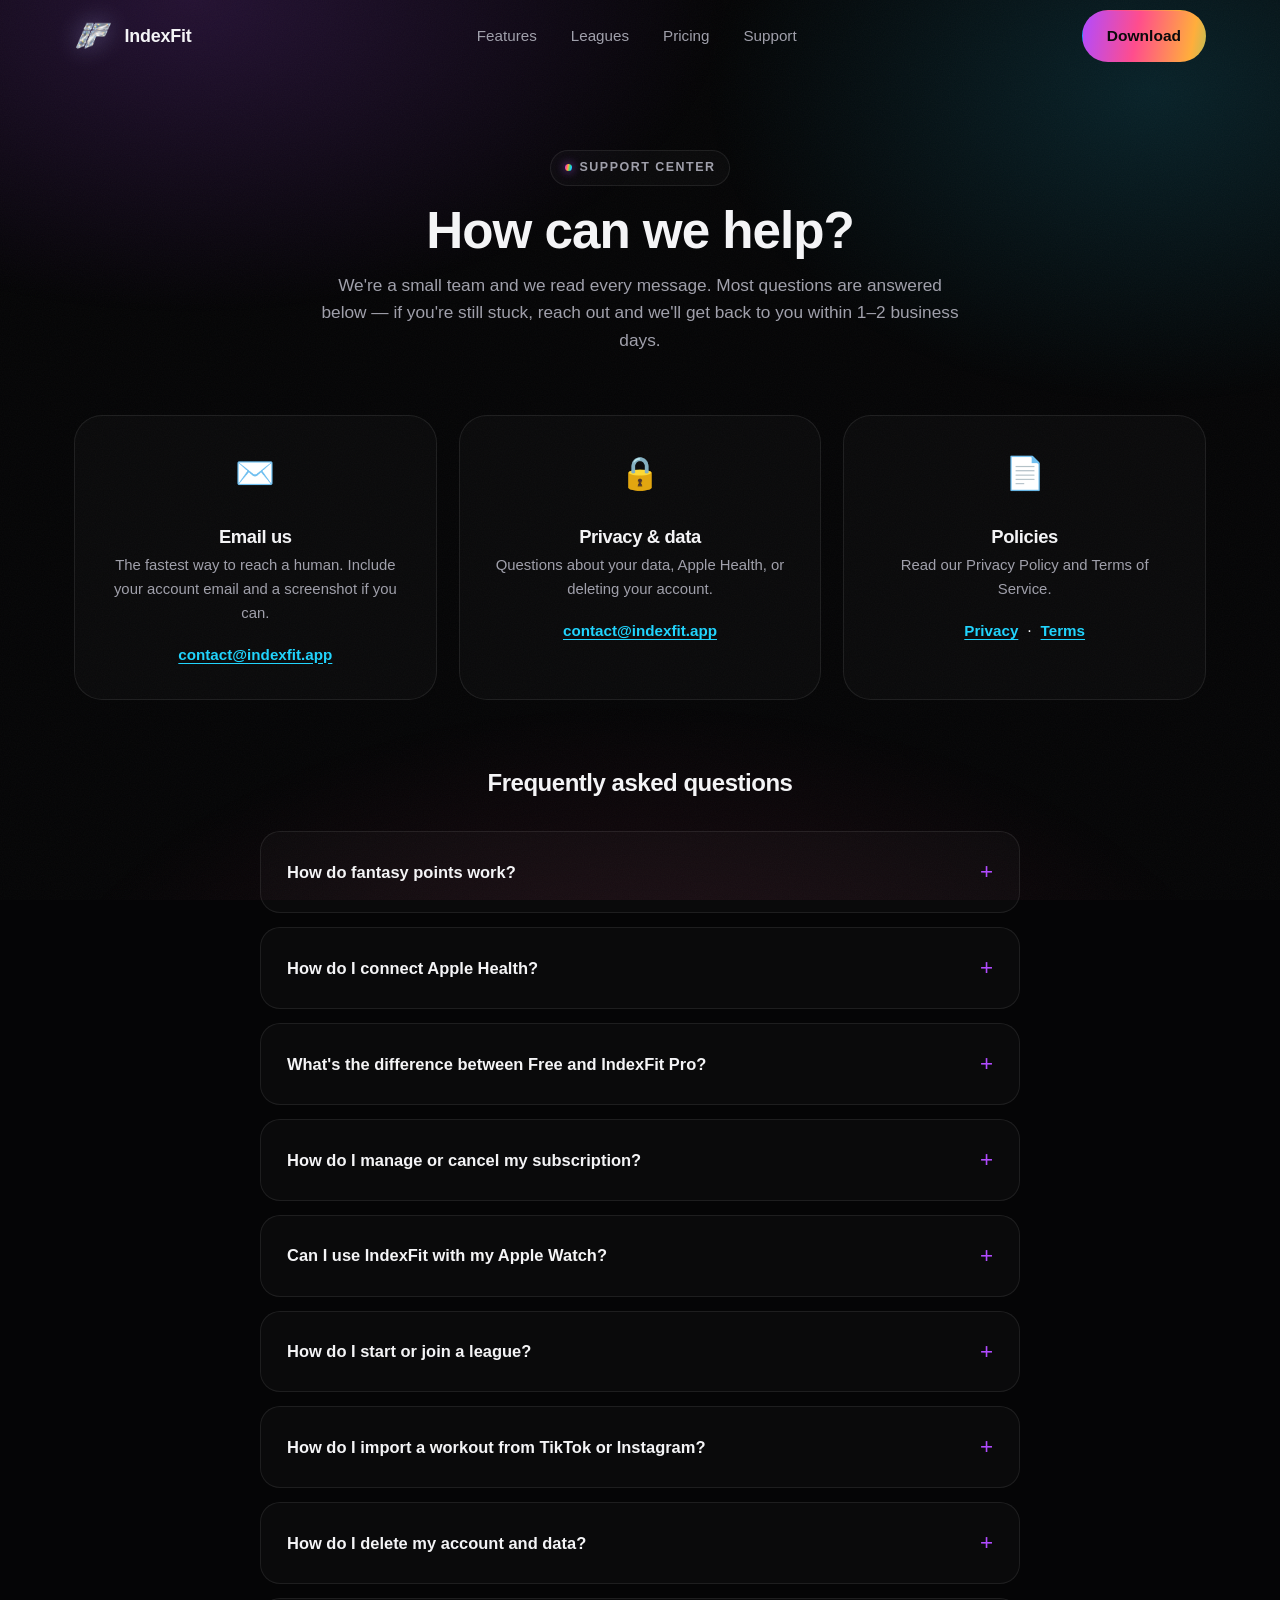
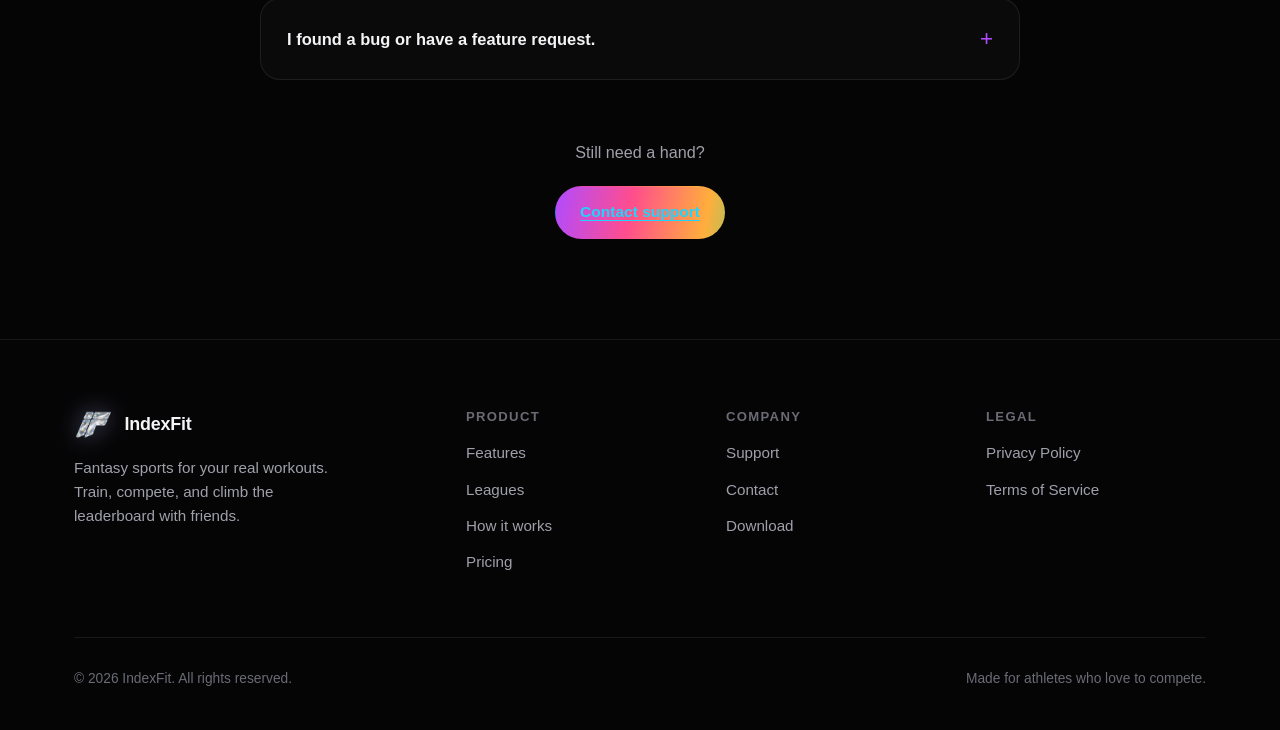
<file: support.html>
<!DOCTYPE html>
<html lang="en">
<head>
  <meta charset="UTF-8" />
  <meta name="viewport" content="width=device-width, initial-scale=1.0" />
  <title>Support — IndexFit</title>
  <meta name="description" content="Get help with IndexFit. Contact support, browse FAQs, and find answers about workouts, leagues, subscriptions, and Apple Health." />
  <meta name="theme-color" content="#050506" />
  <link rel="icon" type="image/png" href="assets/favicon.png" />
  <link rel="apple-touch-icon" href="assets/app-icon.png" />
  <link rel="stylesheet" href="styles.css" />
</head>
<body>

  <header class="nav scrolled" id="nav">
    <div class="container nav-inner">
      <a href="index.html" class="brand">
        <img src="assets/logo.png" alt="IndexFit logo" />
        <span>IndexFit</span>
      </a>
      <nav class="nav-links" id="navLinks">
        <a href="index.html#features">Features</a>
        <a href="index.html#leagues">Leagues</a>
        <a href="index.html#pricing">Pricing</a>
        <a href="support.html">Support</a>
      </nav>
      <div class="nav-cta">
        <a href="index.html#download" class="btn btn-prism">Download</a>
        <button class="nav-toggle" id="navToggle" aria-label="Toggle menu">
          <span></span><span></span><span></span>
        </button>
      </div>
    </div>
  </header>

  <main class="legal">
    <div class="container">
      <div class="support-hero">
        <span class="eyebrow"><span class="dot"></span> Support center</span>
        <h1 style="margin-top:18px">How can we help?</h1>
        <p style="color:var(--text-muted);font-size:1.08rem;margin-top:14px">
          We're a small team and we read every message. Most questions are answered below —
          if you're still stuck, reach out and we'll get back to you within 1–2 business days.
        </p>
      </div>

      <div class="support-cards">
        <div class="support-card">
          <div class="sc-icon">✉️</div>
          <h3>Email us</h3>
          <p>The fastest way to reach a human. Include your account email and a screenshot if you can.</p>
          <a href="mailto:contact@indexfit.app">contact@indexfit.app</a>
        </div>
        <div class="support-card">
          <div class="sc-icon">🔒</div>
          <h3>Privacy &amp; data</h3>
          <p>Questions about your data, Apple Health, or deleting your account.</p>
          <a href="mailto:contact@indexfit.app">contact@indexfit.app</a>
        </div>
        <div class="support-card">
          <div class="sc-icon">📄</div>
          <h3>Policies</h3>
          <p>Read our Privacy Policy and Terms of Service.</p>
          <a href="/privacy">Privacy</a> &nbsp;·&nbsp; <a href="/termsofservice">Terms</a>
        </div>
      </div>

      <div class="legal-inner">
        <h2 style="text-align:center;margin-bottom:36px">Frequently asked questions</h2>

        <div class="faq">
          <details class="faq-item">
            <summary>How do fantasy points work?</summary>
            <div class="faq-body">
              IndexFit scores your training across up to 10 categories — like volume, training
              days, distance, calories, sleep, resting heart rate, and personal records. Daily
              points are the value you add that day, and your weekly total is a rolling 7-day score
              that only goes up. Diminishing returns and category caps keep things fair and hard to
              game.
            </div>
          </details>

          <details class="faq-item">
            <summary>How do I connect Apple Health?</summary>
            <div class="faq-body">
              On first launch, IndexFit asks for permission to read your health data. You can
              change what you share anytime in <em>iOS Settings → Privacy &amp; Security → Health →
              IndexFit</em>. We only use this data to calculate your scores and display your stats —
              never for advertising, and we never sell it.
            </div>
          </details>

          <details class="faq-item">
            <summary>What's the difference between Free and IndexFit Pro?</summary>
            <div class="faq-body">
              Free includes a 3-month workout trial, up to 2 active leagues, permanent workout
              history, and Apple Health sync. IndexFit Pro unlocks unlimited workouts and leagues,
              the AI coach and routine builder, expanded social imports, direct messaging,
              projection views, and unlimited boosts. Pro is $14.99/month or $99.99/year, with
              discounted .edu student pricing of $9.99/month or $89.99/year.
            </div>
          </details>

          <details class="faq-item">
            <summary>How do I manage or cancel my subscription?</summary>
            <div class="faq-body">
              Subscriptions are billed through your Apple ID. To manage or cancel, open
              <em>iOS Settings → tap your name → Subscriptions → IndexFit</em>. Cancel at least
              24 hours before your renewal date to avoid the next charge. Refunds are handled by
              Apple through their standard process.
            </div>
          </details>

          <details class="faq-item">
            <summary>Can I use IndexFit with my Apple Watch?</summary>
            <div class="faq-body">
              Yes. IndexFit includes an Apple Watch companion and reads workout, heart rate,
              calorie, and other metrics synced through Apple Health, so your watch sessions count
              toward your scores automatically.
            </div>
          </details>

          <details class="faq-item">
            <summary>How do I start or join a league?</summary>
            <div class="faq-body">
              From the app, choose a league format (Strength + Running, Health + Strength + Running,
              Strength Only, or Running Only), then invite friends or join an existing group.
              Free members can keep up to 2 active leagues; Pro members get unlimited leagues.
            </div>
          </details>

          <details class="faq-item">
            <summary>How do I import a workout from TikTok or Instagram?</summary>
            <div class="faq-body">
              Use the social-import feature and paste the link or share the post to IndexFit. Our
              AI converts it into a structured, trackable routine. Free members get a limited number
              of imports per month; Pro members get up to 100 per month.
            </div>
          </details>

          <details class="faq-item">
            <summary>How do I delete my account and data?</summary>
            <div class="faq-body">
              You can delete your account from within the app's settings, or email
              <a href="mailto:contact@indexfit.app">contact@indexfit.app</a> and we'll handle it for
              you. Deleting your account removes your personal data, subject to any legal retention
              requirements described in our <a href="/privacy">Privacy Policy</a>.
            </div>
          </details>

          <details class="faq-item">
            <summary>I found a bug or have a feature request.</summary>
            <div class="faq-body">
              We'd love to hear it. Email <a href="mailto:contact@indexfit.app">contact@indexfit.app</a>
              with as much detail as possible (what happened, your device and iOS version, and a
              screenshot or screen recording if you have one). It genuinely helps us improve.
            </div>
          </details>
        </div>

        <div style="text-align:center;margin-top:60px">
          <p style="color:var(--text-muted);margin-bottom:20px">Still need a hand?</p>
          <a href="mailto:contact@indexfit.app" class="btn btn-prism">Contact support</a>
        </div>
      </div>
    </div>
  </main>

  <footer class="footer">
    <div class="container">
      <div class="footer-grid">
        <div class="footer-brand">
          <a href="index.html" class="brand">
            <img src="assets/logo.png" alt="IndexFit logo" />
            <span>IndexFit</span>
          </a>
          <p>Fantasy sports for your real workouts. Train, compete, and climb the leaderboard with friends.</p>
        </div>
        <div class="footer-col">
          <h4>Product</h4>
          <a href="index.html#features">Features</a>
          <a href="index.html#leagues">Leagues</a>
          <a href="index.html#how">How it works</a>
          <a href="index.html#pricing">Pricing</a>
        </div>
        <div class="footer-col">
          <h4>Company</h4>
          <a href="support.html">Support</a>
          <a href="mailto:contact@indexfit.app">Contact</a>
          <a href="index.html#download">Download</a>
        </div>
        <div class="footer-col">
          <h4>Legal</h4>
          <a href="/privacy">Privacy Policy</a>
          <a href="/termsofservice">Terms of Service</a>
        </div>
      </div>
      <div class="footer-bottom">
        <span>© <span id="year">2026</span> IndexFit. All rights reserved.</span>
        <span>Made for athletes who love to compete.</span>
      </div>
    </div>
  </footer>

  <script src="app.js"></script>
</body>
</html>
</file>
<file: styles.css>
/* ============================================================
   IndexFit — Design System
   Dark, premium, prismatic. Modern layout paradigms.
   ============================================================ */

:root {
  /* Core palette */
  --bg: #050506;
  --bg-elev: #0c0c0f;
  --bg-card: rgba(255, 255, 255, 0.025);
  --bg-card-hover: rgba(255, 255, 255, 0.045);
  --border: rgba(255, 255, 255, 0.08);
  --border-strong: rgba(255, 255, 255, 0.16);

  --text: #f4f4f6;
  --text-muted: #a0a0ab;
  --text-dim: #6b6b76;

  /* Prismatic accents (sampled from the iF logo + mesh gradients) */
  --iris-violet: #b14bff;
  --iris-magenta: #ff4d8d;
  --iris-amber: #ffae3c;
  --iris-green: #3ddc84;
  --iris-cyan: #21d4fd;
  --iris-blue: #3b6dff;

  --prism: linear-gradient(
    100deg,
    #b14bff 0%,
    #ff4d8d 22%,
    #ffae3c 44%,
    #3ddc84 64%,
    #21d4fd 84%,
    #3b6dff 100%
  );

  /* Layout */
  --maxw: 1180px;
  --radius-sm: 12px;
  --radius: 20px;
  --radius-lg: 28px;
  --radius-xl: 36px;

  --font-sans: -apple-system, BlinkMacSystemFont, "SF Pro Display", "Inter",
    "Helvetica Neue", Arial, sans-serif;

  --shadow-soft: 0 30px 80px -30px rgba(0, 0, 0, 0.8);
  --shadow-glow: 0 0 60px -10px rgba(177, 75, 255, 0.35);
}

/* ---------- Reset ---------- */
*,
*::before,
*::after {
  box-sizing: border-box;
  margin: 0;
  padding: 0;
}

html {
  scroll-behavior: smooth;
  -webkit-font-smoothing: antialiased;
  text-rendering: optimizeLegibility;
}

body {
  background: var(--bg);
  color: var(--text);
  font-family: var(--font-sans);
  line-height: 1.6;
  overflow-x: hidden;
  position: relative;
}

/* Ambient prismatic glow that sits behind everything */
body::before {
  content: "";
  position: fixed;
  inset: 0;
  z-index: -2;
  background:
    radial-gradient(60% 50% at 15% 0%, rgba(177, 75, 255, 0.18), transparent 70%),
    radial-gradient(50% 50% at 90% 10%, rgba(33, 212, 253, 0.14), transparent 70%),
    radial-gradient(70% 60% at 50% 120%, rgba(255, 77, 141, 0.12), transparent 70%);
  pointer-events: none;
}

/* Subtle film grain / noise overlay */
body::after {
  content: "";
  position: fixed;
  inset: 0;
  z-index: -1;
  opacity: 0.035;
  pointer-events: none;
  background-image: url("data:image/svg+xml,%3Csvg xmlns='http://www.w3.org/2000/svg' width='160' height='160'%3E%3Cfilter id='n'%3E%3CfeTurbulence type='fractalNoise' baseFrequency='0.85' numOctaves='3'/%3E%3C/filter%3E%3Crect width='100%25' height='100%25' filter='url(%23n)'/%3E%3C/svg%3E");
}

a {
  color: inherit;
  text-decoration: none;
}

img {
  max-width: 100%;
  display: block;
}

/* ---------- Typography ---------- */
h1,
h2,
h3,
h4 {
  font-weight: 600;
  letter-spacing: -0.02em;
  line-height: 1.05;
}

.eyebrow {
  display: inline-flex;
  align-items: center;
  gap: 8px;
  font-size: 0.78rem;
  font-weight: 600;
  letter-spacing: 0.12em;
  text-transform: uppercase;
  color: var(--text-muted);
  padding: 7px 14px;
  border: 1px solid var(--border);
  border-radius: 100px;
  background: var(--bg-card);
}

.eyebrow .dot {
  width: 7px;
  height: 7px;
  border-radius: 50%;
  background: var(--prism);
  box-shadow: 0 0 10px rgba(177, 75, 255, 0.8);
}

.prism-text {
  background: var(--prism);
  -webkit-background-clip: text;
  background-clip: text;
  -webkit-text-fill-color: transparent;
  color: transparent;
}

/* ---------- Layout helpers ---------- */
.container {
  width: 100%;
  max-width: var(--maxw);
  margin: 0 auto;
  padding: 0 24px;
}

section {
  position: relative;
  padding: 110px 0;
}

.section-head {
  max-width: 680px;
  margin: 0 auto 64px;
  text-align: center;
}

.section-head h2 {
  font-size: clamp(2rem, 4.5vw, 3.25rem);
  margin: 20px 0 18px;
}

.section-head p {
  color: var(--text-muted);
  font-size: 1.08rem;
}

/* ---------- Buttons ---------- */
.btn {
  display: inline-flex;
  align-items: center;
  justify-content: center;
  gap: 9px;
  font-size: 0.97rem;
  font-weight: 600;
  padding: 13px 24px;
  border-radius: 100px;
  border: 1px solid transparent;
  cursor: pointer;
  transition: transform 0.2s ease, box-shadow 0.25s ease, background 0.25s ease,
    border-color 0.25s ease;
  white-space: nowrap;
}

.btn-primary {
  background: var(--text);
  color: #0a0a0c;
}
.btn-primary:hover {
  transform: translateY(-2px);
  box-shadow: 0 14px 40px -12px rgba(255, 255, 255, 0.4);
}

.btn-prism {
  background: var(--prism);
  background-size: 200% 200%;
  color: #0a0a0c;
  animation: prism-shift 8s ease infinite;
}
.btn-prism:hover {
  transform: translateY(-2px);
  box-shadow: var(--shadow-glow);
}

@keyframes prism-shift {
  0%,
  100% {
    background-position: 0% 50%;
  }
  50% {
    background-position: 100% 50%;
  }
}

.btn-ghost {
  background: var(--bg-card);
  border-color: var(--border);
  color: var(--text);
}
.btn-ghost:hover {
  background: var(--bg-card-hover);
  border-color: var(--border-strong);
  transform: translateY(-2px);
}

/* App Store badge button */
.appstore-btn {
  display: inline-flex;
  align-items: center;
  gap: 12px;
  padding: 12px 22px 12px 18px;
  border-radius: 16px;
  background: #fff;
  color: #0a0a0c;
  transition: transform 0.2s ease, box-shadow 0.25s ease;
}
.appstore-btn:hover {
  transform: translateY(-2px);
  box-shadow: 0 16px 40px -14px rgba(255, 255, 255, 0.45);
}
.appstore-btn svg {
  width: 28px;
  height: 28px;
}
.appstore-btn .as-label {
  display: flex;
  flex-direction: column;
  line-height: 1.1;
  text-align: left;
}
.appstore-btn .as-small {
  font-size: 0.66rem;
  font-weight: 500;
  opacity: 0.7;
}
.appstore-btn .as-big {
  font-size: 1.18rem;
  font-weight: 600;
  letter-spacing: -0.01em;
}

/* ============================================================
   NAVBAR
   ============================================================ */
.nav {
  position: fixed;
  top: 0;
  left: 0;
  right: 0;
  z-index: 100;
  transition: background 0.3s ease, border-color 0.3s ease, backdrop-filter 0.3s;
  border-bottom: 1px solid transparent;
}
.nav.scrolled {
  background: rgba(8, 8, 10, 0.7);
  backdrop-filter: blur(18px);
  -webkit-backdrop-filter: blur(18px);
  border-bottom: 1px solid var(--border);
}
.nav-inner {
  display: flex;
  align-items: center;
  justify-content: space-between;
  height: 72px;
}
.brand {
  display: flex;
  align-items: center;
  gap: 11px;
  font-weight: 600;
  font-size: 1.12rem;
  letter-spacing: -0.01em;
}
.brand img {
  height: 30px;
  width: auto;
  filter: drop-shadow(0 0 12px rgba(180, 180, 255, 0.4));
}
.nav-links {
  display: flex;
  align-items: center;
  gap: 34px;
}
.nav-links a {
  font-size: 0.95rem;
  color: var(--text-muted);
  transition: color 0.2s ease;
}
.nav-links a:hover {
  color: var(--text);
}
.nav-cta {
  display: flex;
  align-items: center;
  gap: 14px;
}
.nav-toggle {
  display: none;
  background: none;
  border: none;
  color: var(--text);
  cursor: pointer;
  flex-direction: column;
  gap: 5px;
  padding: 6px;
}
.nav-toggle span {
  width: 22px;
  height: 2px;
  background: var(--text);
  border-radius: 2px;
}

/* ============================================================
   HERO
   ============================================================ */
.hero {
  padding: 180px 0 90px;
  text-align: center;
  position: relative;
  overflow: hidden;
}
.hero-glow {
  position: absolute;
  top: -10%;
  left: 50%;
  transform: translateX(-50%);
  width: 900px;
  height: 700px;
  max-width: 120vw;
  background: radial-gradient(
    circle at 50% 40%,
    rgba(177, 75, 255, 0.28),
    rgba(33, 212, 253, 0.12) 45%,
    transparent 70%
  );
  filter: blur(30px);
  z-index: -1;
  pointer-events: none;
}
.hero h1 {
  font-size: clamp(2.7rem, 7vw, 5.4rem);
  line-height: 1.02;
  margin: 26px auto 24px;
  max-width: 14ch;
}
.hero p.lead {
  font-size: clamp(1.05rem, 2vw, 1.3rem);
  color: var(--text-muted);
  max-width: 600px;
  margin: 0 auto 38px;
}
.hero-actions {
  display: flex;
  gap: 16px;
  justify-content: center;
  align-items: center;
  flex-wrap: wrap;
}
.hero-sub {
  margin-top: 22px;
  font-size: 0.88rem;
  color: var(--text-dim);
  display: flex;
  gap: 10px;
  justify-content: center;
  align-items: center;
  flex-wrap: wrap;
}
.stars {
  color: var(--iris-amber);
  letter-spacing: 2px;
}

/* Hero device / showcase */
.hero-showcase {
  margin-top: 72px;
  position: relative;
  display: flex;
  justify-content: center;
}
.phone {
  width: 300px;
  max-width: 78vw;
  aspect-ratio: 9 / 19.5;
  border-radius: 44px;
  padding: 12px;
  background: linear-gradient(160deg, #1a1a20, #050506);
  border: 1px solid var(--border-strong);
  box-shadow: var(--shadow-soft), 0 0 90px -20px rgba(177, 75, 255, 0.4);
  position: relative;
  z-index: 2;
}
.phone-screen {
  width: 100%;
  height: 100%;
  border-radius: 33px;
  overflow: hidden;
  position: relative;
  background: #0a0a0c;
  display: flex;
  flex-direction: column;
}
.phone-notch {
  position: absolute;
  top: 12px;
  left: 50%;
  transform: translateX(-50%);
  width: 90px;
  height: 24px;
  background: #000;
  border-radius: 100px;
  z-index: 5;
}

/* In-phone fantasy card mock */
.mock {
  padding: 50px 18px 18px;
  flex: 1;
  display: flex;
  flex-direction: column;
  gap: 14px;
  background:
    radial-gradient(80% 50% at 50% 0%, rgba(177, 75, 255, 0.2), transparent),
    #0a0a0c;
}
.mock-greeting {
  font-size: 0.7rem;
  color: var(--text-dim);
  text-transform: uppercase;
  letter-spacing: 0.1em;
}
.mock-card {
  border-radius: 18px;
  padding: 16px;
  border: 1px solid var(--border);
  background: var(--bg-card);
  backdrop-filter: blur(10px);
}
.mock-card.prism-card {
  background: var(--prism);
  background-size: 200% 200%;
  animation: prism-shift 8s ease infinite;
  color: #0a0a0c;
  border: none;
}
.mock-card .mc-label {
  font-size: 0.62rem;
  text-transform: uppercase;
  letter-spacing: 0.1em;
  opacity: 0.85;
}
.mock-card .mc-points {
  font-size: 1.9rem;
  font-weight: 700;
  letter-spacing: -0.03em;
  margin-top: 2px;
}
.mock-card .mc-sub {
  font-size: 0.68rem;
  opacity: 0.8;
  margin-top: 2px;
}
.mock-row {
  display: flex;
  gap: 10px;
}
.mock-row .mock-card {
  flex: 1;
}
.mc-stat {
  font-size: 1.25rem;
  font-weight: 700;
  letter-spacing: -0.02em;
  margin-top: 4px;
}
.mock-bars {
  display: flex;
  align-items: flex-end;
  gap: 6px;
  height: 46px;
  margin-top: 10px;
}
.mock-bars span {
  flex: 1;
  border-radius: 4px 4px 0 0;
  background: rgba(255, 255, 255, 0.6);
}

/* Floating accent cards beside the phone */
.float-card {
  position: absolute;
  z-index: 3;
  border-radius: 16px;
  padding: 13px 16px;
  background: rgba(14, 14, 18, 0.8);
  border: 1px solid var(--border-strong);
  backdrop-filter: blur(14px);
  box-shadow: var(--shadow-soft);
  display: flex;
  align-items: center;
  gap: 11px;
  font-size: 0.85rem;
  animation: floaty 5s ease-in-out infinite;
}
.float-card .fc-icon {
  width: 34px;
  height: 34px;
  border-radius: 10px;
  display: grid;
  place-items: center;
  font-size: 1.1rem;
}
.float-card .fc-title {
  font-weight: 600;
  font-size: 0.85rem;
}
.float-card .fc-sub {
  font-size: 0.72rem;
  color: var(--text-dim);
}
.float-1 {
  top: 70px;
  left: max(2%, calc(50% - 320px));
  animation-delay: 0s;
}
.float-2 {
  bottom: 120px;
  right: max(2%, calc(50% - 320px));
  animation-delay: 1.5s;
}
.float-3 {
  bottom: 30px;
  left: max(4%, calc(50% - 280px));
  animation-delay: 0.8s;
}
@keyframes floaty {
  0%,
  100% {
    transform: translateY(0);
  }
  50% {
    transform: translateY(-12px);
  }
}

/* ============================================================
   MARQUEE
   ============================================================ */
.marquee {
  padding: 38px 0;
  border-top: 1px solid var(--border);
  border-bottom: 1px solid var(--border);
  overflow: hidden;
  -webkit-mask-image: linear-gradient(
    90deg,
    transparent,
    #000 12%,
    #000 88%,
    transparent
  );
  mask-image: linear-gradient(90deg, transparent, #000 12%, #000 88%, transparent);
}
.marquee-track {
  display: flex;
  gap: 60px;
  width: max-content;
  animation: scroll-x 32s linear infinite;
}
.marquee-track span {
  font-size: 1.35rem;
  font-weight: 600;
  letter-spacing: -0.01em;
  color: var(--text-dim);
  display: flex;
  align-items: center;
  gap: 60px;
  white-space: nowrap;
}
.marquee-track span::after {
  content: "✦";
  color: var(--iris-violet);
  font-size: 0.9rem;
}
@keyframes scroll-x {
  to {
    transform: translateX(-50%);
  }
}

/* ============================================================
   STATS
   ============================================================ */
.stats-grid {
  display: grid;
  grid-template-columns: repeat(4, 1fr);
  gap: 24px;
}
.stat {
  text-align: center;
  padding: 38px 20px;
  border: 1px solid var(--border);
  border-radius: var(--radius);
  background: var(--bg-card);
}
.stat .num {
  font-size: clamp(2.2rem, 4vw, 3.2rem);
  font-weight: 700;
  letter-spacing: -0.03em;
}
.stat .label {
  color: var(--text-muted);
  font-size: 0.92rem;
  margin-top: 6px;
}

/* ============================================================
   FEATURES (bento)
   ============================================================ */
.bento {
  display: grid;
  grid-template-columns: repeat(6, 1fr);
  gap: 20px;
}
.feature {
  border: 1px solid var(--border);
  border-radius: var(--radius-lg);
  background: var(--bg-card);
  padding: 32px;
  position: relative;
  overflow: hidden;
  transition: transform 0.3s ease, border-color 0.3s ease, background 0.3s ease;
}
.feature:hover {
  transform: translateY(-4px);
  border-color: var(--border-strong);
  background: var(--bg-card-hover);
}
.feature::after {
  content: "";
  position: absolute;
  width: 220px;
  height: 220px;
  top: -90px;
  right: -90px;
  background: var(--prism);
  filter: blur(60px);
  opacity: 0.14;
  transition: opacity 0.3s ease;
  pointer-events: none;
}
.feature:hover::after {
  opacity: 0.28;
}
.feature .f-icon {
  width: 50px;
  height: 50px;
  border-radius: 14px;
  display: grid;
  place-items: center;
  font-size: 1.5rem;
  background: var(--bg-elev);
  border: 1px solid var(--border);
  margin-bottom: 20px;
}
.feature h3 {
  font-size: 1.3rem;
  margin-bottom: 10px;
}
.feature p {
  color: var(--text-muted);
  font-size: 0.97rem;
}
.col-4 {
  grid-column: span 4;
}
.col-3 {
  grid-column: span 3;
}
.col-2 {
  grid-column: span 2;
}

/* feature variant with prismatic backdrop image */
.feature.feature-hero {
  min-height: 300px;
  display: flex;
  flex-direction: column;
  justify-content: flex-end;
  background-size: cover;
  background-position: center;
}
.feature.feature-hero::before {
  content: "";
  position: absolute;
  inset: 0;
  background: linear-gradient(
    180deg,
    rgba(5, 5, 6, 0.1) 0%,
    rgba(5, 5, 6, 0.65) 60%,
    rgba(5, 5, 6, 0.92) 100%
  );
}
.feature.feature-hero > * {
  position: relative;
  z-index: 1;
}

/* ============================================================
   HOW IT WORKS / STEPS
   ============================================================ */
.steps {
  display: grid;
  grid-template-columns: repeat(3, 1fr);
  gap: 28px;
  counter-reset: step;
}
.step {
  padding: 34px;
  border: 1px solid var(--border);
  border-radius: var(--radius-lg);
  background: var(--bg-card);
  position: relative;
}
.step .s-num {
  font-size: 0.85rem;
  font-weight: 700;
  letter-spacing: 0.1em;
  color: var(--iris-violet);
  margin-bottom: 18px;
}
.step h3 {
  font-size: 1.25rem;
  margin-bottom: 10px;
}
.step p {
  color: var(--text-muted);
  font-size: 0.96rem;
}

/* ============================================================
   PRICING
   ============================================================ */
.pricing-grid {
  display: grid;
  grid-template-columns: repeat(2, 1fr);
  gap: 24px;
  max-width: 880px;
  margin: 0 auto;
}
.price-card {
  border: 1px solid var(--border);
  border-radius: var(--radius-lg);
  background: var(--bg-card);
  padding: 38px;
  position: relative;
  overflow: hidden;
}
.price-card.featured {
  border-color: transparent;
  background:
    linear-gradient(var(--bg-elev), var(--bg-elev)) padding-box,
    var(--prism) border-box;
  border: 1.5px solid transparent;
  box-shadow: var(--shadow-glow);
}
.price-card .tier {
  font-size: 1.05rem;
  font-weight: 600;
  margin-bottom: 6px;
}
.price-tag {
  display: flex;
  align-items: baseline;
  gap: 6px;
  margin: 18px 0 6px;
}
.price-tag .amount {
  font-size: 3rem;
  font-weight: 700;
  letter-spacing: -0.03em;
}
.price-tag .per {
  color: var(--text-dim);
  font-size: 0.95rem;
}
.price-card .tier-desc {
  color: var(--text-muted);
  font-size: 0.93rem;
  margin-bottom: 24px;
}
.price-badge {
  position: absolute;
  top: 22px;
  right: 22px;
  font-size: 0.7rem;
  font-weight: 700;
  letter-spacing: 0.08em;
  text-transform: uppercase;
  padding: 6px 12px;
  border-radius: 100px;
  background: var(--prism);
  color: #0a0a0c;
}
.feat-list {
  list-style: none;
  margin: 24px 0;
  display: flex;
  flex-direction: column;
  gap: 13px;
}
.feat-list li {
  display: flex;
  align-items: flex-start;
  gap: 11px;
  font-size: 0.95rem;
  color: var(--text);
}
.feat-list li .check {
  flex-shrink: 0;
  width: 20px;
  height: 20px;
  border-radius: 50%;
  display: grid;
  place-items: center;
  background: rgba(61, 220, 132, 0.15);
  color: var(--iris-green);
  font-size: 0.7rem;
  margin-top: 2px;
}
.feat-list li.muted {
  color: var(--text-dim);
}
.feat-list li.muted .check {
  background: rgba(255, 255, 255, 0.05);
  color: var(--text-dim);
}
.student-note {
  text-align: center;
  margin-top: 28px;
  color: var(--text-muted);
  font-size: 0.92rem;
}

/* ============================================================
   TESTIMONIALS
   ============================================================ */
.testi-grid {
  display: grid;
  grid-template-columns: repeat(3, 1fr);
  gap: 22px;
}
.testi {
  border: 1px solid var(--border);
  border-radius: var(--radius-lg);
  background: var(--bg-card);
  padding: 30px;
}
.testi .quote {
  font-size: 1.02rem;
  line-height: 1.55;
  margin-bottom: 22px;
}
.testi .who {
  display: flex;
  align-items: center;
  gap: 12px;
}
.testi .avatar {
  width: 42px;
  height: 42px;
  border-radius: 50%;
  background: var(--prism);
  display: grid;
  place-items: center;
  font-weight: 700;
  color: #0a0a0c;
}
.testi .who .name {
  font-weight: 600;
  font-size: 0.92rem;
}
.testi .who .role {
  font-size: 0.8rem;
  color: var(--text-dim);
}

/* ============================================================
   CTA
   ============================================================ */
.cta-wrap {
  position: relative;
  border-radius: var(--radius-xl);
  padding: 80px 40px;
  text-align: center;
  overflow: hidden;
  border: 1px solid var(--border-strong);
  background: var(--bg-elev);
}
.cta-wrap::before {
  content: "";
  position: absolute;
  inset: 0;
  background: var(--prism);
  background-size: 200% 200%;
  animation: prism-shift 10s ease infinite;
  opacity: 0.16;
}
.cta-wrap > * {
  position: relative;
  z-index: 1;
}
.cta-wrap h2 {
  font-size: clamp(2.1rem, 5vw, 3.6rem);
  margin-bottom: 18px;
}
.cta-wrap p {
  color: var(--text-muted);
  font-size: 1.1rem;
  max-width: 520px;
  margin: 0 auto 34px;
}

/* ============================================================
   FOOTER
   ============================================================ */
.footer {
  border-top: 1px solid var(--border);
  padding: 70px 0 40px;
}
.footer-grid {
  display: grid;
  grid-template-columns: 1.6fr 1fr 1fr 1fr;
  gap: 40px;
  margin-bottom: 50px;
}
.footer-brand p {
  color: var(--text-muted);
  font-size: 0.95rem;
  margin-top: 16px;
  max-width: 280px;
}
.footer-col h4 {
  font-size: 0.82rem;
  text-transform: uppercase;
  letter-spacing: 0.1em;
  color: var(--text-dim);
  margin-bottom: 18px;
}
.footer-col a {
  display: block;
  color: var(--text-muted);
  font-size: 0.95rem;
  margin-bottom: 12px;
  transition: color 0.2s ease;
}
.footer-col a:hover {
  color: var(--text);
}
.footer-bottom {
  display: flex;
  justify-content: space-between;
  align-items: center;
  padding-top: 30px;
  border-top: 1px solid var(--border);
  color: var(--text-dim);
  font-size: 0.86rem;
  flex-wrap: wrap;
  gap: 12px;
}

/* ============================================================
   LEGAL / CONTENT PAGES
   ============================================================ */
.legal {
  padding: 150px 0 100px;
}
.legal-inner {
  max-width: 800px;
  margin: 0 auto;
}
.legal h1 {
  font-size: clamp(2.2rem, 5vw, 3.2rem);
  margin-bottom: 12px;
}
.legal .updated {
  color: var(--text-dim);
  font-size: 0.9rem;
  margin-bottom: 50px;
  padding-bottom: 30px;
  border-bottom: 1px solid var(--border);
}
.legal h2 {
  font-size: 1.5rem;
  margin: 44px 0 16px;
  scroll-margin-top: 100px;
}
.legal h3 {
  font-size: 1.15rem;
  margin: 28px 0 12px;
  color: var(--text);
}
.legal p,
.legal li {
  color: var(--text-muted);
  font-size: 1.01rem;
  margin-bottom: 14px;
}
.legal ul,
.legal ol {
  padding-left: 24px;
  margin-bottom: 14px;
}
.legal li {
  margin-bottom: 8px;
}
.legal a {
  color: var(--iris-cyan);
  text-decoration: underline;
  text-underline-offset: 3px;
}
.legal strong {
  color: var(--text);
}
.legal .toc {
  background: var(--bg-card);
  border: 1px solid var(--border);
  border-radius: var(--radius);
  padding: 24px 28px;
  margin-bottom: 50px;
}
.legal .toc h4 {
  font-size: 0.8rem;
  text-transform: uppercase;
  letter-spacing: 0.1em;
  color: var(--text-dim);
  margin-bottom: 14px;
}
.legal .toc ol {
  margin: 0;
  columns: 2;
  gap: 28px;
}
.legal .toc a {
  color: var(--text-muted);
  text-decoration: none;
}
.legal .toc a:hover {
  color: var(--text);
}

/* Support page specifics */
.support-hero {
  text-align: center;
  max-width: 640px;
  margin: 0 auto 60px;
}
.support-cards {
  display: grid;
  grid-template-columns: repeat(3, 1fr);
  gap: 22px;
  margin-bottom: 70px;
}
.support-card {
  border: 1px solid var(--border);
  border-radius: var(--radius-lg);
  background: var(--bg-card);
  padding: 32px;
  text-align: center;
  transition: transform 0.3s ease, border-color 0.3s ease;
}
.support-card:hover {
  transform: translateY(-4px);
  border-color: var(--border-strong);
}
.support-card .sc-icon {
  font-size: 2rem;
  margin-bottom: 16px;
}
.support-card h3 {
  font-size: 1.15rem;
  margin-bottom: 8px;
}
.support-card p {
  color: var(--text-muted);
  font-size: 0.93rem;
  margin-bottom: 16px;
}
.support-card a {
  color: var(--iris-cyan);
  font-weight: 600;
  font-size: 0.95rem;
}

/* FAQ accordion */
.faq {
  max-width: 760px;
  margin: 0 auto;
}
.faq-item {
  border: 1px solid var(--border);
  border-radius: var(--radius);
  background: var(--bg-card);
  margin-bottom: 14px;
  overflow: hidden;
}
.faq-item summary {
  list-style: none;
  cursor: pointer;
  padding: 22px 26px;
  font-weight: 600;
  font-size: 1.03rem;
  display: flex;
  justify-content: space-between;
  align-items: center;
  gap: 16px;
}
.faq-item summary::-webkit-details-marker {
  display: none;
}
.faq-item summary::after {
  content: "+";
  font-size: 1.4rem;
  color: var(--iris-violet);
  font-weight: 400;
  transition: transform 0.25s ease;
}
.faq-item[open] summary::after {
  transform: rotate(45deg);
}
.faq-item .faq-body {
  padding: 0 26px 24px;
  color: var(--text-muted);
  font-size: 0.98rem;
}

/* ============================================================
   ANIMATIONS (reveal on scroll)
   ============================================================ */
.reveal {
  opacity: 0;
  transform: translateY(28px);
  transition: opacity 0.7s ease, transform 0.7s ease;
}
.reveal.in {
  opacity: 1;
  transform: none;
}

@media (prefers-reduced-motion: reduce) {
  *,
  *::before,
  *::after {
    animation: none !important;
    transition: none !important;
  }
  .reveal {
    opacity: 1;
    transform: none;
  }
  html {
    scroll-behavior: auto;
  }
}

/* ============================================================
   RESPONSIVE
   ============================================================ */
@media (max-width: 980px) {
  .stats-grid {
    grid-template-columns: repeat(2, 1fr);
  }
  .steps,
  .testi-grid,
  .support-cards {
    grid-template-columns: 1fr;
  }
  .col-4,
  .col-3,
  .col-2 {
    grid-column: span 6;
  }
  .footer-grid {
    grid-template-columns: 1fr 1fr;
  }
  .footer-brand {
    grid-column: span 2;
  }
  .pricing-grid {
    grid-template-columns: 1fr;
  }
  .legal .toc ol {
    columns: 1;
  }
}

@media (max-width: 680px) {
  section {
    padding: 80px 0;
  }
  .nav-links {
    position: fixed;
    top: 72px;
    left: 0;
    right: 0;
    flex-direction: column;
    gap: 0;
    background: rgba(8, 8, 10, 0.96);
    backdrop-filter: blur(18px);
    border-bottom: 1px solid var(--border);
    padding: 10px 24px 20px;
    transform: translateY(-130%);
    transition: transform 0.35s ease;
  }
  .nav-links.open {
    transform: translateY(0);
  }
  .nav-links a {
    padding: 14px 0;
    width: 100%;
    border-bottom: 1px solid var(--border);
  }
  .nav-cta .btn-prism {
    display: none;
  }
  .nav-toggle {
    display: flex;
  }
  .stats-grid {
    grid-template-columns: 1fr;
  }
  .footer-grid {
    grid-template-columns: 1fr;
  }
  .footer-brand {
    grid-column: span 1;
  }
  .float-card {
    display: none;
  }
  .hero {
    padding: 140px 0 60px;
  }
}
</file>
